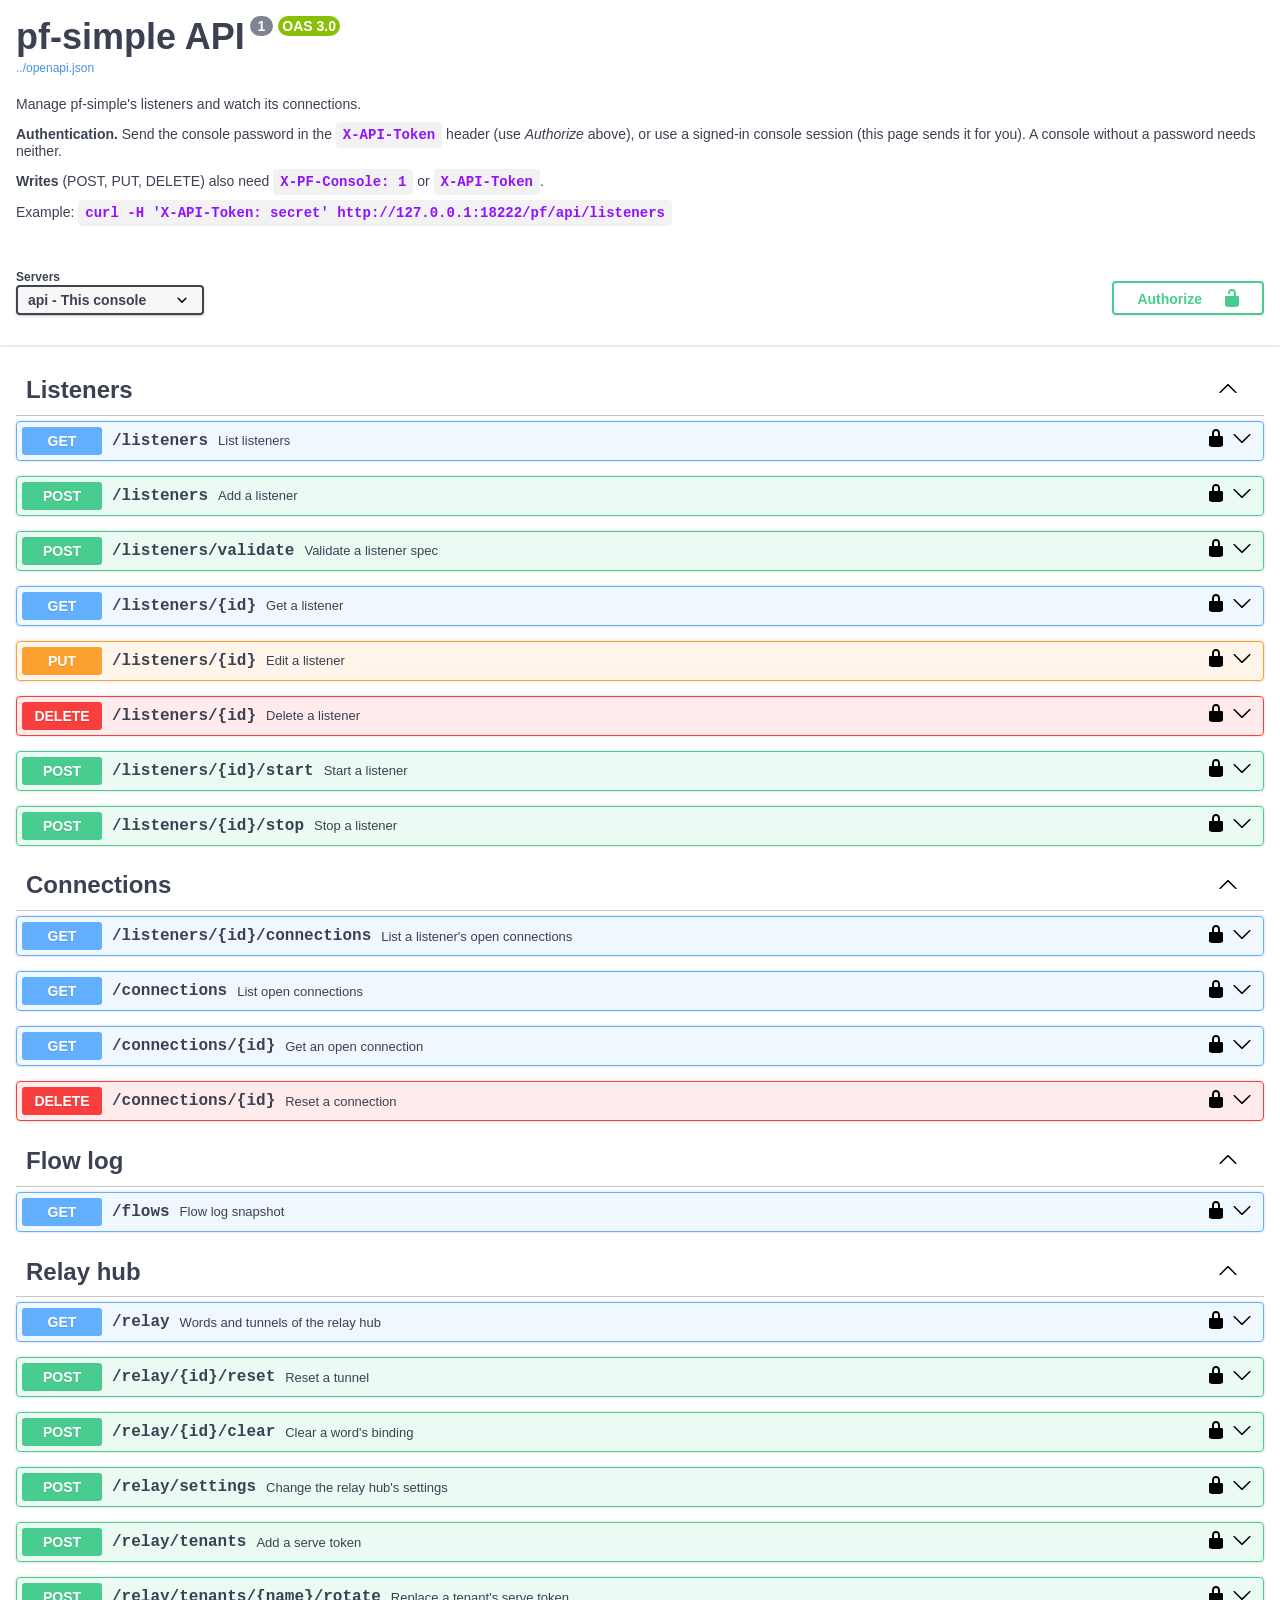
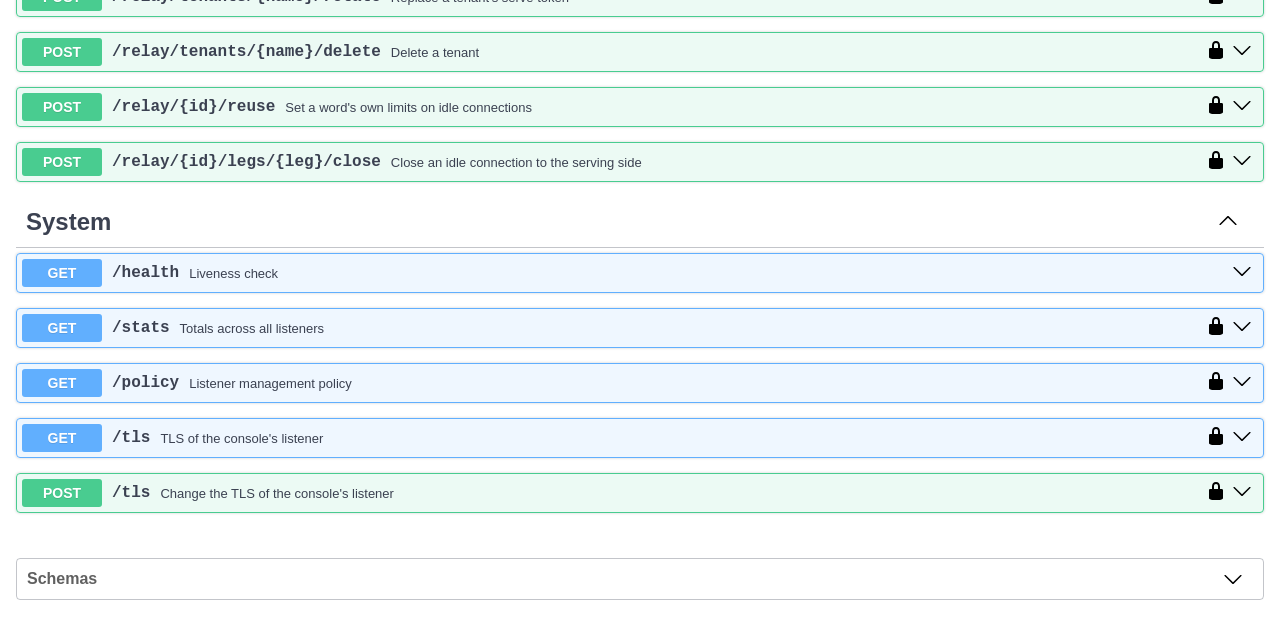
<file: console/swagger/index.html>
<!doctype html>
<html lang="en">
<head>
<meta charset="utf-8">
<meta name="viewport" content="width=device-width, initial-scale=1">
<title>pf-simple API</title>
<link rel="icon" href="../logo.svg" type="image/svg+xml">
<link rel="stylesheet" href="swagger-ui.css">
<link rel="stylesheet" href="pf.css">
<script src="swagger-ui-bundle.js" defer></script>
<script src="init.js" defer></script>
</head>
<body>
<div id="swagger-ui"></div>
</body>
</html>
</file>
<file: console/swagger/pf.css>
/* Fits Swagger UI into the console's API tab. */
body { margin: 0; background: #fff; }
.swagger-ui .information-container { padding-top: 8px; }
.swagger-ui .info { margin: 16px 0; }
.swagger-ui .wrapper { padding: 0 16px; }
</file>
<file: console/swagger/swagger-ui.css>
.swagger-ui{color:#3b4151;font-family:sans-serif/*! normalize.css v7.0.0 | MIT License | github.com/necolas/normalize.css */}.swagger-ui html{line-height:1.15;-ms-text-size-adjust:100%;-webkit-text-size-adjust:100%}.swagger-ui body{margin:0}.swagger-ui article,.swagger-ui aside,.swagger-ui footer,.swagger-ui header,.swagger-ui nav,.swagger-ui section{display:block}.swagger-ui h1{font-size:2em;margin:.67em 0}.swagger-ui figcaption,.swagger-ui figure,.swagger-ui main{display:block}.swagger-ui figure{margin:1em 40px}.swagger-ui hr{box-sizing:content-box;height:0;overflow:visible}.swagger-ui pre{font-family:monospace,monospace;font-size:1em}.swagger-ui a{background-color:transparent;-webkit-text-decoration-skip:objects}.swagger-ui abbr[title]{border-bottom:none;text-decoration:underline;-webkit-text-decoration:underline dotted;text-decoration:underline dotted}.swagger-ui b,.swagger-ui strong{font-weight:inherit;font-weight:bolder}.swagger-ui code,.swagger-ui kbd,.swagger-ui samp{font-family:monospace,monospace;font-size:1em}.swagger-ui dfn{font-style:italic}.swagger-ui mark{background-color:#ff0;color:#000}.swagger-ui small{font-size:80%}.swagger-ui sub,.swagger-ui sup{font-size:75%;line-height:0;position:relative;vertical-align:baseline}.swagger-ui sub{bottom:-.25em}.swagger-ui sup{top:-.5em}.swagger-ui audio,.swagger-ui video{display:inline-block}.swagger-ui audio:not([controls]){display:none;height:0}.swagger-ui img{border-style:none}.swagger-ui svg:not(:root){overflow:hidden}.swagger-ui button,.swagger-ui input,.swagger-ui optgroup,.swagger-ui select,.swagger-ui textarea{font-family:sans-serif;font-size:100%;line-height:1.15;margin:0}.swagger-ui button,.swagger-ui input{overflow:visible}.swagger-ui button,.swagger-ui select{text-transform:none}.swagger-ui [type=reset],.swagger-ui [type=submit],.swagger-ui button,.swagger-ui html [type=button]{-webkit-appearance:button}.swagger-ui [type=button]::-moz-focus-inner,.swagger-ui [type=reset]::-moz-focus-inner,.swagger-ui [type=submit]::-moz-focus-inner,.swagger-ui button::-moz-focus-inner{border-style:none;padding:0}.swagger-ui [type=button]:-moz-focusring,.swagger-ui [type=reset]:-moz-focusring,.swagger-ui [type=submit]:-moz-focusring,.swagger-ui button:-moz-focusring{outline:1px dotted ButtonText}.swagger-ui fieldset{padding:.35em .75em .625em}.swagger-ui legend{box-sizing:border-box;color:inherit;display:table;max-width:100%;padding:0;white-space:normal}.swagger-ui progress{display:inline-block;vertical-align:baseline}.swagger-ui textarea{overflow:auto}.swagger-ui [type=checkbox],.swagger-ui [type=radio]{box-sizing:border-box;padding:0}.swagger-ui [type=number]::-webkit-inner-spin-button,.swagger-ui [type=number]::-webkit-outer-spin-button{height:auto}.swagger-ui [type=search]{-webkit-appearance:textfield;outline-offset:-2px}.swagger-ui [type=search]::-webkit-search-cancel-button,.swagger-ui [type=search]::-webkit-search-decoration{-webkit-appearance:none}.swagger-ui ::-webkit-file-upload-button{-webkit-appearance:button;font:inherit}.swagger-ui details,.swagger-ui menu{display:block}.swagger-ui summary{display:list-item}.swagger-ui canvas{display:inline-block}.swagger-ui [hidden],.swagger-ui template{display:none}.swagger-ui .debug *{outline:1px solid gold}.swagger-ui .debug-white *{outline:1px solid #fff}.swagger-ui .debug-black *{outline:1px solid #000}.swagger-ui .debug-grid{background:transparent url([data-uri]) repeat 0 0}.swagger-ui .debug-grid-16{background:transparent url([data-uri]) repeat 0 0}.swagger-ui .debug-grid-8-solid{background:#fff url([data-uri]) repeat 0 0}.swagger-ui .debug-grid-16-solid{background:#fff url([data-uri]) repeat 0 0}.swagger-ui .border-box,.swagger-ui a,.swagger-ui article,.swagger-ui body,.swagger-ui code,.swagger-ui dd,.swagger-ui div,.swagger-ui dl,.swagger-ui dt,.swagger-ui fieldset,.swagger-ui footer,.swagger-ui form,.swagger-ui h1,.swagger-ui h2,.swagger-ui h3,.swagger-ui h4,.swagger-ui h5,.swagger-ui h6,.swagger-ui header,.swagger-ui html,.swagger-ui input[type=email],.swagger-ui input[type=number],.swagger-ui input[type=password],.swagger-ui input[type=tel],.swagger-ui input[type=text],.swagger-ui input[type=url],.swagger-ui legend,.swagger-ui li,.swagger-ui main,.swagger-ui ol,.swagger-ui p,.swagger-ui pre,.swagger-ui section,.swagger-ui table,.swagger-ui td,.swagger-ui textarea,.swagger-ui th,.swagger-ui tr,.swagger-ui ul{box-sizing:border-box}.swagger-ui .aspect-ratio{height:0;position:relative}.swagger-ui .aspect-ratio--16x9{padding-bottom:56.25%}.swagger-ui .aspect-ratio--9x16{padding-bottom:177.77%}.swagger-ui .aspect-ratio--4x3{padding-bottom:75%}.swagger-ui .aspect-ratio--3x4{padding-bottom:133.33%}.swagger-ui .aspect-ratio--6x4{padding-bottom:66.6%}.swagger-ui .aspect-ratio--4x6{padding-bottom:150%}.swagger-ui .aspect-ratio--8x5{padding-bottom:62.5%}.swagger-ui .aspect-ratio--5x8{padding-bottom:160%}.swagger-ui .aspect-ratio--7x5{padding-bottom:71.42%}.swagger-ui .aspect-ratio--5x7{padding-bottom:140%}.swagger-ui .aspect-ratio--1x1{padding-bottom:100%}.swagger-ui .aspect-ratio--object{bottom:0;height:100%;left:0;position:absolute;right:0;top:0;width:100%;z-index:100}@media screen and (min-width:30em){.swagger-ui .aspect-ratio-ns{height:0;position:relative}.swagger-ui .aspect-ratio--16x9-ns{padding-bottom:56.25%}.swagger-ui .aspect-ratio--9x16-ns{padding-bottom:177.77%}.swagger-ui .aspect-ratio--4x3-ns{padding-bottom:75%}.swagger-ui .aspect-ratio--3x4-ns{padding-bottom:133.33%}.swagger-ui .aspect-ratio--6x4-ns{padding-bottom:66.6%}.swagger-ui .aspect-ratio--4x6-ns{padding-bottom:150%}.swagger-ui .aspect-ratio--8x5-ns{padding-bottom:62.5%}.swagger-ui .aspect-ratio--5x8-ns{padding-bottom:160%}.swagger-ui .aspect-ratio--7x5-ns{padding-bottom:71.42%}.swagger-ui .aspect-ratio--5x7-ns{padding-bottom:140%}.swagger-ui .aspect-ratio--1x1-ns{padding-bottom:100%}.swagger-ui .aspect-ratio--object-ns{bottom:0;height:100%;left:0;position:absolute;right:0;top:0;width:100%;z-index:100}}@media screen and (min-width:30em)and (max-width:60em){.swagger-ui .aspect-ratio-m{height:0;position:relative}.swagger-ui .aspect-ratio--16x9-m{padding-bottom:56.25%}.swagger-ui .aspect-ratio--9x16-m{padding-bottom:177.77%}.swagger-ui .aspect-ratio--4x3-m{padding-bottom:75%}.swagger-ui .aspect-ratio--3x4-m{padding-bottom:133.33%}.swagger-ui .aspect-ratio--6x4-m{padding-bottom:66.6%}.swagger-ui .aspect-ratio--4x6-m{padding-bottom:150%}.swagger-ui .aspect-ratio--8x5-m{padding-bottom:62.5%}.swagger-ui .aspect-ratio--5x8-m{padding-bottom:160%}.swagger-ui .aspect-ratio--7x5-m{padding-bottom:71.42%}.swagger-ui .aspect-ratio--5x7-m{padding-bottom:140%}.swagger-ui .aspect-ratio--1x1-m{padding-bottom:100%}.swagger-ui .aspect-ratio--object-m{bottom:0;height:100%;left:0;position:absolute;right:0;top:0;width:100%;z-index:100}}@media screen and (min-width:60em){.swagger-ui .aspect-ratio-l{height:0;position:relative}.swagger-ui .aspect-ratio--16x9-l{padding-bottom:56.25%}.swagger-ui .aspect-ratio--9x16-l{padding-bottom:177.77%}.swagger-ui .aspect-ratio--4x3-l{padding-bottom:75%}.swagger-ui .aspect-ratio--3x4-l{padding-bottom:133.33%}.swagger-ui .aspect-ratio--6x4-l{padding-bottom:66.6%}.swagger-ui .aspect-ratio--4x6-l{padding-bottom:150%}.swagger-ui .aspect-ratio--8x5-l{padding-bottom:62.5%}.swagger-ui .aspect-ratio--5x8-l{padding-bottom:160%}.swagger-ui .aspect-ratio--7x5-l{padding-bottom:71.42%}.swagger-ui .aspect-ratio--5x7-l{padding-bottom:140%}.swagger-ui .aspect-ratio--1x1-l{padding-bottom:100%}.swagger-ui .aspect-ratio--object-l{bottom:0;height:100%;left:0;position:absolute;right:0;top:0;width:100%;z-index:100}}.swagger-ui img{max-width:100%}.swagger-ui .cover{background-size:cover!important}.swagger-ui .contain{background-size:contain!important}@media screen and (min-width:30em){.swagger-ui .cover-ns{background-size:cover!important}.swagger-ui .contain-ns{background-size:contain!important}}@media screen and (min-width:30em)and (max-width:60em){.swagger-ui .cover-m{background-size:cover!important}.swagger-ui .contain-m{background-size:contain!important}}@media screen and (min-width:60em){.swagger-ui .cover-l{background-size:cover!important}.swagger-ui .contain-l{background-size:contain!important}}.swagger-ui .bg-center{background-position:50%;background-repeat:no-repeat}.swagger-ui .bg-top{background-position:top;background-repeat:no-repeat}.swagger-ui .bg-right{background-position:100%;background-repeat:no-repeat}.swagger-ui .bg-bottom{background-position:bottom;background-repeat:no-repeat}.swagger-ui .bg-left{background-position:0;background-repeat:no-repeat}@media screen and (min-width:30em){.swagger-ui .bg-center-ns{background-position:50%;background-repeat:no-repeat}.swagger-ui .bg-top-ns{background-position:top;background-repeat:no-repeat}.swagger-ui .bg-right-ns{background-position:100%;background-repeat:no-repeat}.swagger-ui .bg-bottom-ns{background-position:bottom;background-repeat:no-repeat}.swagger-ui .bg-left-ns{background-position:0;background-repeat:no-repeat}}@media screen and (min-width:30em)and (max-width:60em){.swagger-ui .bg-center-m{background-position:50%;background-repeat:no-repeat}.swagger-ui .bg-top-m{background-position:top;background-repeat:no-repeat}.swagger-ui .bg-right-m{background-position:100%;background-repeat:no-repeat}.swagger-ui .bg-bottom-m{background-position:bottom;background-repeat:no-repeat}.swagger-ui .bg-left-m{background-position:0;background-repeat:no-repeat}}@media screen and (min-width:60em){.swagger-ui .bg-center-l{background-position:50%;background-repeat:no-repeat}.swagger-ui .bg-top-l{background-position:top;background-repeat:no-repeat}.swagger-ui .bg-right-l{background-position:100%;background-repeat:no-repeat}.swagger-ui .bg-bottom-l{background-position:bottom;background-repeat:no-repeat}.swagger-ui .bg-left-l{background-position:0;background-repeat:no-repeat}}.swagger-ui .outline{outline:1px solid}.swagger-ui .outline-transparent{outline:1px solid transparent}.swagger-ui .outline-0{outline:0}@media screen and (min-width:30em){.swagger-ui .outline-ns{outline:1px solid}.swagger-ui .outline-transparent-ns{outline:1px solid transparent}.swagger-ui .outline-0-ns{outline:0}}@media screen and (min-width:30em)and (max-width:60em){.swagger-ui .outline-m{outline:1px solid}.swagger-ui .outline-transparent-m{outline:1px solid transparent}.swagger-ui .outline-0-m{outline:0}}@media screen and (min-width:60em){.swagger-ui .outline-l{outline:1px solid}.swagger-ui .outline-transparent-l{outline:1px solid transparent}.swagger-ui .outline-0-l{outline:0}}.swagger-ui .ba{border-style:solid;border-width:1px}.swagger-ui .bt{border-top-style:solid;border-top-width:1px}.swagger-ui .br{border-right-style:solid;border-right-width:1px}.swagger-ui .bb{border-bottom-style:solid;border-bottom-width:1px}.swagger-ui .bl{border-left-style:solid;border-left-width:1px}.swagger-ui .bn{border-style:none;border-width:0}@media screen and (min-width:30em){.swagger-ui .ba-ns{border-style:solid;border-width:1px}.swagger-ui .bt-ns{border-top-style:solid;border-top-width:1px}.swagger-ui .br-ns{border-right-style:solid;border-right-width:1px}.swagger-ui .bb-ns{border-bottom-style:solid;border-bottom-width:1px}.swagger-ui .bl-ns{border-left-style:solid;border-left-width:1px}.swagger-ui .bn-ns{border-style:none;border-width:0}}@media screen and (min-width:30em)and (max-width:60em){.swagger-ui .ba-m{border-style:solid;border-width:1px}.swagger-ui .bt-m{border-top-style:solid;border-top-width:1px}.swagger-ui .br-m{border-right-style:solid;border-right-width:1px}.swagger-ui .bb-m{border-bottom-style:solid;border-bottom-width:1px}.swagger-ui .bl-m{border-left-style:solid;border-left-width:1px}.swagger-ui .bn-m{border-style:none;border-width:0}}@media screen and (min-width:60em){.swagger-ui .ba-l{border-style:solid;border-width:1px}.swagger-ui .bt-l{border-top-style:solid;border-top-width:1px}.swagger-ui .br-l{border-right-style:solid;border-right-width:1px}.swagger-ui .bb-l{border-bottom-style:solid;border-bottom-width:1px}.swagger-ui .bl-l{border-left-style:solid;border-left-width:1px}.swagger-ui .bn-l{border-style:none;border-width:0}}.swagger-ui .b--black{border-color:#000}.swagger-ui .b--near-black{border-color:#111}.swagger-ui .b--dark-gray{border-color:#333}.swagger-ui .b--mid-gray{border-color:#555}.swagger-ui .b--gray{border-color:#777}.swagger-ui .b--silver{border-color:#999}.swagger-ui .b--light-silver{border-color:#aaa}.swagger-ui .b--moon-gray{border-color:#ccc}.swagger-ui .b--light-gray{border-color:#eee}.swagger-ui .b--near-white{border-color:#f4f4f4}.swagger-ui .b--white{border-color:#fff}.swagger-ui .b--white-90{border-color:hsla(0,0%,100%,.9)}.swagger-ui .b--white-80{border-color:hsla(0,0%,100%,.8)}.swagger-ui .b--white-70{border-color:hsla(0,0%,100%,.7)}.swagger-ui .b--white-60{border-color:hsla(0,0%,100%,.6)}.swagger-ui .b--white-50{border-color:hsla(0,0%,100%,.5)}.swagger-ui .b--white-40{border-color:hsla(0,0%,100%,.4)}.swagger-ui .b--white-30{border-color:hsla(0,0%,100%,.3)}.swagger-ui .b--white-20{border-color:hsla(0,0%,100%,.2)}.swagger-ui .b--white-10{border-color:hsla(0,0%,100%,.1)}.swagger-ui .b--white-05{border-color:hsla(0,0%,100%,.05)}.swagger-ui .b--white-025{border-color:hsla(0,0%,100%,.025)}.swagger-ui .b--white-0125{border-color:hsla(0,0%,100%,.013)}.swagger-ui .b--black-90{border-color:rgba(0,0,0,.9)}.swagger-ui .b--black-80{border-color:rgba(0,0,0,.8)}.swagger-ui .b--black-70{border-color:rgba(0,0,0,.7)}.swagger-ui .b--black-60{border-color:rgba(0,0,0,.6)}.swagger-ui .b--black-50{border-color:rgba(0,0,0,.5)}.swagger-ui .b--black-40{border-color:rgba(0,0,0,.4)}.swagger-ui .b--black-30{border-color:rgba(0,0,0,.3)}.swagger-ui .b--black-20{border-color:rgba(0,0,0,.2)}.swagger-ui .b--black-10{border-color:rgba(0,0,0,.1)}.swagger-ui .b--black-05{border-color:rgba(0,0,0,.05)}.swagger-ui .b--black-025{border-color:rgba(0,0,0,.025)}.swagger-ui .b--black-0125{border-color:rgba(0,0,0,.013)}.swagger-ui .b--dark-red{border-color:#e7040f}.swagger-ui .b--red{border-color:#ff4136}.swagger-ui .b--light-red{border-color:#ff725c}.swagger-ui .b--orange{border-color:#ff6300}.swagger-ui .b--gold{border-color:#ffb700}.swagger-ui .b--yellow{border-color:gold}.swagger-ui .b--light-yellow{border-color:#fbf1a9}.swagger-ui .b--purple{border-color:#5e2ca5}.swagger-ui .b--light-purple{border-color:#a463f2}.swagger-ui .b--dark-pink{border-color:#d5008f}.swagger-ui .b--hot-pink{border-color:#ff41b4}.swagger-ui .b--pink{border-color:#ff80cc}.swagger-ui .b--light-pink{border-color:#ffa3d7}.swagger-ui .b--dark-green{border-color:#137752}.swagger-ui .b--green{border-color:#19a974}.swagger-ui .b--light-green{border-color:#9eebcf}.swagger-ui .b--navy{border-color:#001b44}.swagger-ui .b--dark-blue{border-color:#00449e}.swagger-ui .b--blue{border-color:#357edd}.swagger-ui .b--light-blue{border-color:#96ccff}.swagger-ui .b--lightest-blue{border-color:#cdecff}.swagger-ui .b--washed-blue{border-color:#f6fffe}.swagger-ui .b--washed-green{border-color:#e8fdf5}.swagger-ui .b--washed-yellow{border-color:#fffceb}.swagger-ui .b--washed-red{border-color:#ffdfdf}.swagger-ui .b--transparent{border-color:transparent}.swagger-ui .b--inherit{border-color:inherit}.swagger-ui .br0{border-radius:0}.swagger-ui .br1{border-radius:.125rem}.swagger-ui .br2{border-radius:.25rem}.swagger-ui .br3{border-radius:.5rem}.swagger-ui .br4{border-radius:1rem}.swagger-ui .br-100{border-radius:100%}.swagger-ui .br-pill{border-radius:9999px}.swagger-ui .br--bottom{border-top-left-radius:0;border-top-right-radius:0}.swagger-ui .br--top{border-bottom-left-radius:0;border-bottom-right-radius:0}.swagger-ui .br--right{border-bottom-left-radius:0;border-top-left-radius:0}.swagger-ui .br--left{border-bottom-right-radius:0;border-top-right-radius:0}@media screen and (min-width:30em){.swagger-ui .br0-ns{border-radius:0}.swagger-ui .br1-ns{border-radius:.125rem}.swagger-ui .br2-ns{border-radius:.25rem}.swagger-ui .br3-ns{border-radius:.5rem}.swagger-ui .br4-ns{border-radius:1rem}.swagger-ui .br-100-ns{border-radius:100%}.swagger-ui .br-pill-ns{border-radius:9999px}.swagger-ui .br--bottom-ns{border-top-left-radius:0;border-top-right-radius:0}.swagger-ui .br--top-ns{border-bottom-left-radius:0;border-bottom-right-radius:0}.swagger-ui .br--right-ns{border-bottom-left-radius:0;border-top-left-radius:0}.swagger-ui .br--left-ns{border-bottom-right-radius:0;border-top-right-radius:0}}@media screen and (min-width:30em)and (max-width:60em){.swagger-ui .br0-m{border-radius:0}.swagger-ui .br1-m{border-radius:.125rem}.swagger-ui .br2-m{border-radius:.25rem}.swagger-ui .br3-m{border-radius:.5rem}.swagger-ui .br4-m{border-radius:1rem}.swagger-ui .br-100-m{border-radius:100%}.swagger-ui .br-pill-m{border-radius:9999px}.swagger-ui .br--bottom-m{border-top-left-radius:0;border-top-right-radius:0}.swagger-ui .br--top-m{border-bottom-left-radius:0;border-bottom-right-radius:0}.swagger-ui .br--right-m{border-bottom-left-radius:0;border-top-left-radius:0}.swagger-ui .br--left-m{border-bottom-right-radius:0;border-top-right-radius:0}}@media screen and (min-width:60em){.swagger-ui .br0-l{border-radius:0}.swagger-ui .br1-l{border-radius:.125rem}.swagger-ui .br2-l{border-radius:.25rem}.swagger-ui .br3-l{border-radius:.5rem}.swagger-ui .br4-l{border-radius:1rem}.swagger-ui .br-100-l{border-radius:100%}.swagger-ui .br-pill-l{border-radius:9999px}.swagger-ui .br--bottom-l{border-top-left-radius:0;border-top-right-radius:0}.swagger-ui .br--top-l{border-bottom-left-radius:0;border-bottom-right-radius:0}.swagger-ui .br--right-l{border-bottom-left-radius:0;border-top-left-radius:0}.swagger-ui .br--left-l{border-bottom-right-radius:0;border-top-right-radius:0}}.swagger-ui .b--dotted{border-style:dotted}.swagger-ui .b--dashed{border-style:dashed}.swagger-ui .b--solid{border-style:solid}.swagger-ui .b--none{border-style:none}@media screen and (min-width:30em){.swagger-ui .b--dotted-ns{border-style:dotted}.swagger-ui .b--dashed-ns{border-style:dashed}.swagger-ui .b--solid-ns{border-style:solid}.swagger-ui .b--none-ns{border-style:none}}@media screen and (min-width:30em)and (max-width:60em){.swagger-ui .b--dotted-m{border-style:dotted}.swagger-ui .b--dashed-m{border-style:dashed}.swagger-ui .b--solid-m{border-style:solid}.swagger-ui .b--none-m{border-style:none}}@media screen and (min-width:60em){.swagger-ui .b--dotted-l{border-style:dotted}.swagger-ui .b--dashed-l{border-style:dashed}.swagger-ui .b--solid-l{border-style:solid}.swagger-ui .b--none-l{border-style:none}}.swagger-ui .bw0{border-width:0}.swagger-ui .bw1{border-width:.125rem}.swagger-ui .bw2{border-width:.25rem}.swagger-ui .bw3{border-width:.5rem}.swagger-ui .bw4{border-width:1rem}.swagger-ui .bw5{border-width:2rem}.swagger-ui .bt-0{border-top-width:0}.swagger-ui .br-0{border-right-width:0}.swagger-ui .bb-0{border-bottom-width:0}.swagger-ui .bl-0{border-left-width:0}@media screen and (min-width:30em){.swagger-ui .bw0-ns{border-width:0}.swagger-ui .bw1-ns{border-width:.125rem}.swagger-ui .bw2-ns{border-width:.25rem}.swagger-ui .bw3-ns{border-width:.5rem}.swagger-ui .bw4-ns{border-width:1rem}.swagger-ui .bw5-ns{border-width:2rem}.swagger-ui .bt-0-ns{border-top-width:0}.swagger-ui .br-0-ns{border-right-width:0}.swagger-ui .bb-0-ns{border-bottom-width:0}.swagger-ui .bl-0-ns{border-left-width:0}}@media screen and (min-width:30em)and (max-width:60em){.swagger-ui .bw0-m{border-width:0}.swagger-ui .bw1-m{border-width:.125rem}.swagger-ui .bw2-m{border-width:.25rem}.swagger-ui .bw3-m{border-width:.5rem}.swagger-ui .bw4-m{border-width:1rem}.swagger-ui .bw5-m{border-width:2rem}.swagger-ui .bt-0-m{border-top-width:0}.swagger-ui .br-0-m{border-right-width:0}.swagger-ui .bb-0-m{border-bottom-width:0}.swagger-ui .bl-0-m{border-left-width:0}}@media screen and (min-width:60em){.swagger-ui .bw0-l{border-width:0}.swagger-ui .bw1-l{border-width:.125rem}.swagger-ui .bw2-l{border-width:.25rem}.swagger-ui .bw3-l{border-width:.5rem}.swagger-ui .bw4-l{border-width:1rem}.swagger-ui .bw5-l{border-width:2rem}.swagger-ui .bt-0-l{border-top-width:0}.swagger-ui .br-0-l{border-right-width:0}.swagger-ui .bb-0-l{border-bottom-width:0}.swagger-ui .bl-0-l{border-left-width:0}}.swagger-ui .shadow-1{box-shadow:0 0 4px 2px rgba(0,0,0,.2)}.swagger-ui .shadow-2{box-shadow:0 0 8px 2px rgba(0,0,0,.2)}.swagger-ui .shadow-3{box-shadow:2px 2px 4px 2px rgba(0,0,0,.2)}.swagger-ui .shadow-4{box-shadow:2px 2px 8px 0 rgba(0,0,0,.2)}.swagger-ui .shadow-5{box-shadow:4px 4px 8px 0 rgba(0,0,0,.2)}@media screen and (min-width:30em){.swagger-ui .shadow-1-ns{box-shadow:0 0 4px 2px rgba(0,0,0,.2)}.swagger-ui .shadow-2-ns{box-shadow:0 0 8px 2px rgba(0,0,0,.2)}.swagger-ui .shadow-3-ns{box-shadow:2px 2px 4px 2px rgba(0,0,0,.2)}.swagger-ui .shadow-4-ns{box-shadow:2px 2px 8px 0 rgba(0,0,0,.2)}.swagger-ui .shadow-5-ns{box-shadow:4px 4px 8px 0 rgba(0,0,0,.2)}}@media screen and (min-width:30em)and (max-width:60em){.swagger-ui .shadow-1-m{box-shadow:0 0 4px 2px rgba(0,0,0,.2)}.swagger-ui .shadow-2-m{box-shadow:0 0 8px 2px rgba(0,0,0,.2)}.swagger-ui .shadow-3-m{box-shadow:2px 2px 4px 2px rgba(0,0,0,.2)}.swagger-ui .shadow-4-m{box-shadow:2px 2px 8px 0 rgba(0,0,0,.2)}.swagger-ui .shadow-5-m{box-shadow:4px 4px 8px 0 rgba(0,0,0,.2)}}@media screen and (min-width:60em){.swagger-ui .shadow-1-l{box-shadow:0 0 4px 2px rgba(0,0,0,.2)}.swagger-ui .shadow-2-l{box-shadow:0 0 8px 2px rgba(0,0,0,.2)}.swagger-ui .shadow-3-l{box-shadow:2px 2px 4px 2px rgba(0,0,0,.2)}.swagger-ui .shadow-4-l{box-shadow:2px 2px 8px 0 rgba(0,0,0,.2)}.swagger-ui .shadow-5-l{box-shadow:4px 4px 8px 0 rgba(0,0,0,.2)}}.swagger-ui .pre{overflow-x:auto;overflow-y:hidden;overflow:scroll}.swagger-ui .top-0{top:0}.swagger-ui .right-0{right:0}.swagger-ui .bottom-0{bottom:0}.swagger-ui .left-0{left:0}.swagger-ui .top-1{top:1rem}.swagger-ui .right-1{right:1rem}.swagger-ui .bottom-1{bottom:1rem}.swagger-ui .left-1{left:1rem}.swagger-ui .top-2{top:2rem}.swagger-ui .right-2{right:2rem}.swagger-ui .bottom-2{bottom:2rem}.swagger-ui .left-2{left:2rem}.swagger-ui .top--1{top:-1rem}.swagger-ui .right--1{right:-1rem}.swagger-ui .bottom--1{bottom:-1rem}.swagger-ui .left--1{left:-1rem}.swagger-ui .top--2{top:-2rem}.swagger-ui .right--2{right:-2rem}.swagger-ui .bottom--2{bottom:-2rem}.swagger-ui .left--2{left:-2rem}.swagger-ui .absolute--fill{bottom:0;left:0;right:0;top:0}@media screen and (min-width:30em){.swagger-ui .top-0-ns{top:0}.swagger-ui .left-0-ns{left:0}.swagger-ui .right-0-ns{right:0}.swagger-ui .bottom-0-ns{bottom:0}.swagger-ui .top-1-ns{top:1rem}.swagger-ui .left-1-ns{left:1rem}.swagger-ui .right-1-ns{right:1rem}.swagger-ui .bottom-1-ns{bottom:1rem}.swagger-ui .top-2-ns{top:2rem}.swagger-ui .left-2-ns{left:2rem}.swagger-ui .right-2-ns{right:2rem}.swagger-ui .bottom-2-ns{bottom:2rem}.swagger-ui .top--1-ns{top:-1rem}.swagger-ui .right--1-ns{right:-1rem}.swagger-ui .bottom--1-ns{bottom:-1rem}.swagger-ui .left--1-ns{left:-1rem}.swagger-ui .top--2-ns{top:-2rem}.swagger-ui .right--2-ns{right:-2rem}.swagger-ui .bottom--2-ns{bottom:-2rem}.swagger-ui .left--2-ns{left:-2rem}.swagger-ui .absolute--fill-ns{bottom:0;left:0;right:0;top:0}}@media screen and (min-width:30em)and (max-width:60em){.swagger-ui .top-0-m{top:0}.swagger-ui .left-0-m{left:0}.swagger-ui .right-0-m{right:0}.swagger-ui .bottom-0-m{bottom:0}.swagger-ui .top-1-m{top:1rem}.swagger-ui .left-1-m{left:1rem}.swagger-ui .right-1-m{right:1rem}.swagger-ui .bottom-1-m{bottom:1rem}.swagger-ui .top-2-m{top:2rem}.swagger-ui .left-2-m{left:2rem}.swagger-ui .right-2-m{right:2rem}.swagger-ui .bottom-2-m{bottom:2rem}.swagger-ui .top--1-m{top:-1rem}.swagger-ui .right--1-m{right:-1rem}.swagger-ui .bottom--1-m{bottom:-1rem}.swagger-ui .left--1-m{left:-1rem}.swagger-ui .top--2-m{top:-2rem}.swagger-ui .right--2-m{right:-2rem}.swagger-ui .bottom--2-m{bottom:-2rem}.swagger-ui .left--2-m{left:-2rem}.swagger-ui .absolute--fill-m{bottom:0;left:0;right:0;top:0}}@media screen and (min-width:60em){.swagger-ui .top-0-l{top:0}.swagger-ui .left-0-l{left:0}.swagger-ui .right-0-l{right:0}.swagger-ui .bottom-0-l{bottom:0}.swagger-ui .top-1-l{top:1rem}.swagger-ui .left-1-l{left:1rem}.swagger-ui .right-1-l{right:1rem}.swagger-ui .bottom-1-l{bottom:1rem}.swagger-ui .top-2-l{top:2rem}.swagger-ui .left-2-l{left:2rem}.swagger-ui .right-2-l{right:2rem}.swagger-ui .bottom-2-l{bottom:2rem}.swagger-ui .top--1-l{top:-1rem}.swagger-ui .right--1-l{right:-1rem}.swagger-ui .bottom--1-l{bottom:-1rem}.swagger-ui .left--1-l{left:-1rem}.swagger-ui .top--2-l{top:-2rem}.swagger-ui .right--2-l{right:-2rem}.swagger-ui .bottom--2-l{bottom:-2rem}.swagger-ui .left--2-l{left:-2rem}.swagger-ui .absolute--fill-l{bottom:0;left:0;right:0;top:0}}.swagger-ui .cf:after,.swagger-ui .cf:before{content:" ";display:table}.swagger-ui .cf:after{clear:both}.swagger-ui .cf{zoom:1}.swagger-ui .cl{clear:left}.swagger-ui .cr{clear:right}.swagger-ui .cb{clear:both}.swagger-ui .cn{clear:none}@media screen and (min-width:30em){.swagger-ui .cl-ns{clear:left}.swagger-ui .cr-ns{clear:right}.swagger-ui .cb-ns{clear:both}.swagger-ui .cn-ns{clear:none}}@media screen and (min-width:30em)and (max-width:60em){.swagger-ui .cl-m{clear:left}.swagger-ui .cr-m{clear:right}.swagger-ui .cb-m{clear:both}.swagger-ui .cn-m{clear:none}}@media screen and (min-width:60em){.swagger-ui .cl-l{clear:left}.swagger-ui .cr-l{clear:right}.swagger-ui .cb-l{clear:both}.swagger-ui .cn-l{clear:none}}.swagger-ui .flex{display:flex}.swagger-ui .inline-flex{display:inline-flex}.swagger-ui .flex-auto{flex:1 1 auto;min-height:0;min-width:0}.swagger-ui .flex-none{flex:none}.swagger-ui .flex-column{flex-direction:column}.swagger-ui .flex-row{flex-direction:row}.swagger-ui .flex-wrap{flex-wrap:wrap}.swagger-ui .flex-nowrap{flex-wrap:nowrap}.swagger-ui .flex-wrap-reverse{flex-wrap:wrap-reverse}.swagger-ui .flex-column-reverse{flex-direction:column-reverse}.swagger-ui .flex-row-reverse{flex-direction:row-reverse}.swagger-ui .items-start{align-items:flex-start}.swagger-ui .items-end{align-items:flex-end}.swagger-ui .items-center{align-items:center}.swagger-ui .items-baseline{align-items:baseline}.swagger-ui .items-stretch{align-items:stretch}.swagger-ui .self-start{align-self:flex-start}.swagger-ui .self-end{align-self:flex-end}.swagger-ui .self-center{align-self:center}.swagger-ui .self-baseline{align-self:baseline}.swagger-ui .self-stretch{align-self:stretch}.swagger-ui .justify-start{justify-content:flex-start}.swagger-ui .justify-end{justify-content:flex-end}.swagger-ui .justify-center{justify-content:center}.swagger-ui .justify-between{justify-content:space-between}.swagger-ui .justify-around{justify-content:space-around}.swagger-ui .content-start{align-content:flex-start}.swagger-ui .content-end{align-content:flex-end}.swagger-ui .content-center{align-content:center}.swagger-ui .content-between{align-content:space-between}.swagger-ui .content-around{align-content:space-around}.swagger-ui .content-stretch{align-content:stretch}.swagger-ui .order-0{order:0}.swagger-ui .order-1{order:1}.swagger-ui .order-2{order:2}.swagger-ui .order-3{order:3}.swagger-ui .order-4{order:4}.swagger-ui .order-5{order:5}.swagger-ui .order-6{order:6}.swagger-ui .order-7{order:7}.swagger-ui .order-8{order:8}.swagger-ui .order-last{order:99999}.swagger-ui .flex-grow-0{flex-grow:0}.swagger-ui .flex-grow-1{flex-grow:1}.swagger-ui .flex-shrink-0{flex-shrink:0}.swagger-ui .flex-shrink-1{flex-shrink:1}@media screen and (min-width:30em){.swagger-ui .flex-ns{display:flex}.swagger-ui .inline-flex-ns{display:inline-flex}.swagger-ui .flex-auto-ns{flex:1 1 auto;min-height:0;min-width:0}.swagger-ui .flex-none-ns{flex:none}.swagger-ui .flex-column-ns{flex-direction:column}.swagger-ui .flex-row-ns{flex-direction:row}.swagger-ui .flex-wrap-ns{flex-wrap:wrap}.swagger-ui .flex-nowrap-ns{flex-wrap:nowrap}.swagger-ui .flex-wrap-reverse-ns{flex-wrap:wrap-reverse}.swagger-ui .flex-column-reverse-ns{flex-direction:column-reverse}.swagger-ui .flex-row-reverse-ns{flex-direction:row-reverse}.swagger-ui .items-start-ns{align-items:flex-start}.swagger-ui .items-end-ns{align-items:flex-end}.swagger-ui .items-center-ns{align-items:center}.swagger-ui .items-baseline-ns{align-items:baseline}.swagger-ui .items-stretch-ns{align-items:stretch}.swagger-ui .self-start-ns{align-self:flex-start}.swagger-ui .self-end-ns{align-self:flex-end}.swagger-ui .self-center-ns{align-self:center}.swagger-ui .self-baseline-ns{align-self:baseline}.swagger-ui .self-stretch-ns{align-self:stretch}.swagger-ui .justify-start-ns{justify-content:flex-start}.swagger-ui .justify-end-ns{justify-content:flex-end}.swagger-ui .justify-center-ns{justify-content:center}.swagger-ui .justify-between-ns{justify-content:space-between}.swagger-ui .justify-around-ns{justify-content:space-around}.swagger-ui .content-start-ns{align-content:flex-start}.swagger-ui .content-end-ns{align-content:flex-end}.swagger-ui .content-center-ns{align-content:center}.swagger-ui .content-between-ns{align-content:space-between}.swagger-ui .content-around-ns{align-content:space-around}.swagger-ui .content-stretch-ns{align-content:stretch}.swagger-ui .order-0-ns{order:0}.swagger-ui .order-1-ns{order:1}.swagger-ui .order-2-ns{order:2}.swagger-ui .order-3-ns{order:3}.swagger-ui .order-4-ns{order:4}.swagger-ui .order-5-ns{order:5}.swagger-ui .order-6-ns{order:6}.swagger-ui .order-7-ns{order:7}.swagger-ui .order-8-ns{order:8}.swagger-ui .order-last-ns{order:99999}.swagger-ui .flex-grow-0-ns{flex-grow:0}.swagger-ui .flex-grow-1-ns{flex-grow:1}.swagger-ui .flex-shrink-0-ns{flex-shrink:0}.swagger-ui .flex-shrink-1-ns{flex-shrink:1}}@media screen and (min-width:30em)and (max-width:60em){.swagger-ui .flex-m{display:flex}.swagger-ui .inline-flex-m{display:inline-flex}.swagger-ui .flex-auto-m{flex:1 1 auto;min-height:0;min-width:0}.swagger-ui .flex-none-m{flex:none}.swagger-ui .flex-column-m{flex-direction:column}.swagger-ui .flex-row-m{flex-direction:row}.swagger-ui .flex-wrap-m{flex-wrap:wrap}.swagger-ui .flex-nowrap-m{flex-wrap:nowrap}.swagger-ui .flex-wrap-reverse-m{flex-wrap:wrap-reverse}.swagger-ui .flex-column-reverse-m{flex-direction:column-reverse}.swagger-ui .flex-row-reverse-m{flex-direction:row-reverse}.swagger-ui .items-start-m{align-items:flex-start}.swagger-ui .items-end-m{align-items:flex-end}.swagger-ui .items-center-m{align-items:center}.swagger-ui .items-baseline-m{align-items:baseline}.swagger-ui .items-stretch-m{align-items:stretch}.swagger-ui .self-start-m{align-self:flex-start}.swagger-ui .self-end-m{align-self:flex-end}.swagger-ui .self-center-m{align-self:center}.swagger-ui .self-baseline-m{align-self:baseline}.swagger-ui .self-stretch-m{align-self:stretch}.swagger-ui .justify-start-m{justify-content:flex-start}.swagger-ui .justify-end-m{justify-content:flex-end}.swagger-ui .justify-center-m{justify-content:center}.swagger-ui .justify-between-m{justify-content:space-between}.swagger-ui .justify-around-m{justify-content:space-around}.swagger-ui .content-start-m{align-content:flex-start}.swagger-ui .content-end-m{align-content:flex-end}.swagger-ui .content-center-m{align-content:center}.swagger-ui .content-between-m{align-content:space-between}.swagger-ui .content-around-m{align-content:space-around}.swagger-ui .content-stretch-m{align-content:stretch}.swagger-ui .order-0-m{order:0}.swagger-ui .order-1-m{order:1}.swagger-ui .order-2-m{order:2}.swagger-ui .order-3-m{order:3}.swagger-ui .order-4-m{order:4}.swagger-ui .order-5-m{order:5}.swagger-ui .order-6-m{order:6}.swagger-ui .order-7-m{order:7}.swagger-ui .order-8-m{order:8}.swagger-ui .order-last-m{order:99999}.swagger-ui .flex-grow-0-m{flex-grow:0}.swagger-ui .flex-grow-1-m{flex-grow:1}.swagger-ui .flex-shrink-0-m{flex-shrink:0}.swagger-ui .flex-shrink-1-m{flex-shrink:1}}@media screen and (min-width:60em){.swagger-ui .flex-l{display:flex}.swagger-ui .inline-flex-l{display:inline-flex}.swagger-ui .flex-auto-l{flex:1 1 auto;min-height:0;min-width:0}.swagger-ui .flex-none-l{flex:none}.swagger-ui .flex-column-l{flex-direction:column}.swagger-ui .flex-row-l{flex-direction:row}.swagger-ui .flex-wrap-l{flex-wrap:wrap}.swagger-ui .flex-nowrap-l{flex-wrap:nowrap}.swagger-ui .flex-wrap-reverse-l{flex-wrap:wrap-reverse}.swagger-ui .flex-column-reverse-l{flex-direction:column-reverse}.swagger-ui .flex-row-reverse-l{flex-direction:row-reverse}.swagger-ui .items-start-l{align-items:flex-start}.swagger-ui .items-end-l{align-items:flex-end}.swagger-ui .items-center-l{align-items:center}.swagger-ui .items-baseline-l{align-items:baseline}.swagger-ui .items-stretch-l{align-items:stretch}.swagger-ui .self-start-l{align-self:flex-start}.swagger-ui .self-end-l{align-self:flex-end}.swagger-ui .self-center-l{align-self:center}.swagger-ui .self-baseline-l{align-self:baseline}.swagger-ui .self-stretch-l{align-self:stretch}.swagger-ui .justify-start-l{justify-content:flex-start}.swagger-ui .justify-end-l{justify-content:flex-end}.swagger-ui .justify-center-l{justify-content:center}.swagger-ui .justify-between-l{justify-content:space-between}.swagger-ui .justify-around-l{justify-content:space-around}.swagger-ui .content-start-l{align-content:flex-start}.swagger-ui .content-end-l{align-content:flex-end}.swagger-ui .content-center-l{align-content:center}.swagger-ui .content-between-l{align-content:space-between}.swagger-ui .content-around-l{align-content:space-around}.swagger-ui .content-stretch-l{align-content:stretch}.swagger-ui .order-0-l{order:0}.swagger-ui .order-1-l{order:1}.swagger-ui .order-2-l{order:2}.swagger-ui .order-3-l{order:3}.swagger-ui .order-4-l{order:4}.swagger-ui .order-5-l{order:5}.swagger-ui .order-6-l{order:6}.swagger-ui .order-7-l{order:7}.swagger-ui .order-8-l{order:8}.swagger-ui .order-last-l{order:99999}.swagger-ui .flex-grow-0-l{flex-grow:0}.swagger-ui .flex-grow-1-l{flex-grow:1}.swagger-ui .flex-shrink-0-l{flex-shrink:0}.swagger-ui .flex-shrink-1-l{flex-shrink:1}}.swagger-ui .dn{display:none}.swagger-ui .di{display:inline}.swagger-ui .db{display:block}.swagger-ui .dib{display:inline-block}.swagger-ui .dit{display:inline-table}.swagger-ui .dt{display:table}.swagger-ui .dtc{display:table-cell}.swagger-ui .dt-row{display:table-row}.swagger-ui .dt-row-group{display:table-row-group}.swagger-ui .dt-column{display:table-column}.swagger-ui .dt-column-group{display:table-column-group}.swagger-ui .dt--fixed{table-layout:fixed;width:100%}@media screen and (min-width:30em){.swagger-ui .dn-ns{display:none}.swagger-ui .di-ns{display:inline}.swagger-ui .db-ns{display:block}.swagger-ui .dib-ns{display:inline-block}.swagger-ui .dit-ns{display:inline-table}.swagger-ui .dt-ns{display:table}.swagger-ui .dtc-ns{display:table-cell}.swagger-ui .dt-row-ns{display:table-row}.swagger-ui .dt-row-group-ns{display:table-row-group}.swagger-ui .dt-column-ns{display:table-column}.swagger-ui .dt-column-group-ns{display:table-column-group}.swagger-ui .dt--fixed-ns{table-layout:fixed;width:100%}}@media screen and (min-width:30em)and (max-width:60em){.swagger-ui .dn-m{display:none}.swagger-ui .di-m{display:inline}.swagger-ui .db-m{display:block}.swagger-ui .dib-m{display:inline-block}.swagger-ui .dit-m{display:inline-table}.swagger-ui .dt-m{display:table}.swagger-ui .dtc-m{display:table-cell}.swagger-ui .dt-row-m{display:table-row}.swagger-ui .dt-row-group-m{display:table-row-group}.swagger-ui .dt-column-m{display:table-column}.swagger-ui .dt-column-group-m{display:table-column-group}.swagger-ui .dt--fixed-m{table-layout:fixed;width:100%}}@media screen and (min-width:60em){.swagger-ui .dn-l{display:none}.swagger-ui .di-l{display:inline}.swagger-ui .db-l{display:block}.swagger-ui .dib-l{display:inline-block}.swagger-ui .dit-l{display:inline-table}.swagger-ui .dt-l{display:table}.swagger-ui .dtc-l{display:table-cell}.swagger-ui .dt-row-l{display:table-row}.swagger-ui .dt-row-group-l{display:table-row-group}.swagger-ui .dt-column-l{display:table-column}.swagger-ui .dt-column-group-l{display:table-column-group}.swagger-ui .dt--fixed-l{table-layout:fixed;width:100%}}.swagger-ui .fl{_display:inline;float:left}.swagger-ui .fr{_display:inline;float:right}.swagger-ui .fn{float:none}@media screen and (min-width:30em){.swagger-ui .fl-ns{_display:inline;float:left}.swagger-ui .fr-ns{_display:inline;float:right}.swagger-ui .fn-ns{float:none}}@media screen and (min-width:30em)and (max-width:60em){.swagger-ui .fl-m{_display:inline;float:left}.swagger-ui .fr-m{_display:inline;float:right}.swagger-ui .fn-m{float:none}}@media screen and (min-width:60em){.swagger-ui .fl-l{_display:inline;float:left}.swagger-ui .fr-l{_display:inline;float:right}.swagger-ui .fn-l{float:none}}.swagger-ui .sans-serif{font-family:-apple-system,BlinkMacSystemFont,avenir next,avenir,helvetica,helvetica neue,ubuntu,roboto,noto,segoe ui,arial,sans-serif}.swagger-ui .serif{font-family:georgia,serif}.swagger-ui .system-sans-serif{font-family:sans-serif}.swagger-ui .system-serif{font-family:serif}.swagger-ui .code,.swagger-ui code{font-family:Consolas,monaco,monospace}.swagger-ui .courier{font-family:Courier Next,courier,monospace}.swagger-ui .helvetica{font-family:helvetica neue,helvetica,sans-serif}.swagger-ui .avenir{font-family:avenir next,avenir,sans-serif}.swagger-ui .athelas{font-family:athelas,georgia,serif}.swagger-ui .georgia{font-family:georgia,serif}.swagger-ui .times{font-family:times,serif}.swagger-ui .bodoni{font-family:Bodoni MT,serif}.swagger-ui .calisto{font-family:Calisto MT,serif}.swagger-ui .garamond{font-family:garamond,serif}.swagger-ui .baskerville{font-family:baskerville,serif}.swagger-ui .i{font-style:italic}.swagger-ui .fs-normal{font-style:normal}@media screen and (min-width:30em){.swagger-ui .i-ns{font-style:italic}.swagger-ui .fs-normal-ns{font-style:normal}}@media screen and (min-width:30em)and (max-width:60em){.swagger-ui .i-m{font-style:italic}.swagger-ui .fs-normal-m{font-style:normal}}@media screen and (min-width:60em){.swagger-ui .i-l{font-style:italic}.swagger-ui .fs-normal-l{font-style:normal}}.swagger-ui .normal{font-weight:400}.swagger-ui .b{font-weight:700}.swagger-ui .fw1{font-weight:100}.swagger-ui .fw2{font-weight:200}.swagger-ui .fw3{font-weight:300}.swagger-ui .fw4{font-weight:400}.swagger-ui .fw5{font-weight:500}.swagger-ui .fw6{font-weight:600}.swagger-ui .fw7{font-weight:700}.swagger-ui .fw8{font-weight:800}.swagger-ui .fw9{font-weight:900}@media screen and (min-width:30em){.swagger-ui .normal-ns{font-weight:400}.swagger-ui .b-ns{font-weight:700}.swagger-ui .fw1-ns{font-weight:100}.swagger-ui .fw2-ns{font-weight:200}.swagger-ui .fw3-ns{font-weight:300}.swagger-ui .fw4-ns{font-weight:400}.swagger-ui .fw5-ns{font-weight:500}.swagger-ui .fw6-ns{font-weight:600}.swagger-ui .fw7-ns{font-weight:700}.swagger-ui .fw8-ns{font-weight:800}.swagger-ui .fw9-ns{font-weight:900}}@media screen and (min-width:30em)and (max-width:60em){.swagger-ui .normal-m{font-weight:400}.swagger-ui .b-m{font-weight:700}.swagger-ui .fw1-m{font-weight:100}.swagger-ui .fw2-m{font-weight:200}.swagger-ui .fw3-m{font-weight:300}.swagger-ui .fw4-m{font-weight:400}.swagger-ui .fw5-m{font-weight:500}.swagger-ui .fw6-m{font-weight:600}.swagger-ui .fw7-m{font-weight:700}.swagger-ui .fw8-m{font-weight:800}.swagger-ui .fw9-m{font-weight:900}}@media screen and (min-width:60em){.swagger-ui .normal-l{font-weight:400}.swagger-ui .b-l{font-weight:700}.swagger-ui .fw1-l{font-weight:100}.swagger-ui .fw2-l{font-weight:200}.swagger-ui .fw3-l{font-weight:300}.swagger-ui .fw4-l{font-weight:400}.swagger-ui .fw5-l{font-weight:500}.swagger-ui .fw6-l{font-weight:600}.swagger-ui .fw7-l{font-weight:700}.swagger-ui .fw8-l{font-weight:800}.swagger-ui .fw9-l{font-weight:900}}.swagger-ui .input-reset{-webkit-appearance:none;-moz-appearance:none}.swagger-ui .button-reset::-moz-focus-inner,.swagger-ui .input-reset::-moz-focus-inner{border:0;padding:0}.swagger-ui .h1{height:1rem}.swagger-ui .h2{height:2rem}.swagger-ui .h3{height:4rem}.swagger-ui .h4{height:8rem}.swagger-ui .h5{height:16rem}.swagger-ui .h-25{height:25%}.swagger-ui .h-50{height:50%}.swagger-ui .h-75{height:75%}.swagger-ui .h-100{height:100%}.swagger-ui .min-h-100{min-height:100%}.swagger-ui .vh-25{height:25vh}.swagger-ui .vh-50{height:50vh}.swagger-ui .vh-75{height:75vh}.swagger-ui .vh-100{height:100vh}.swagger-ui .min-vh-100{min-height:100vh}.swagger-ui .h-auto{height:auto}.swagger-ui .h-inherit{height:inherit}@media screen and (min-width:30em){.swagger-ui .h1-ns{height:1rem}.swagger-ui .h2-ns{height:2rem}.swagger-ui .h3-ns{height:4rem}.swagger-ui .h4-ns{height:8rem}.swagger-ui .h5-ns{height:16rem}.swagger-ui .h-25-ns{height:25%}.swagger-ui .h-50-ns{height:50%}.swagger-ui .h-75-ns{height:75%}.swagger-ui .h-100-ns{height:100%}.swagger-ui .min-h-100-ns{min-height:100%}.swagger-ui .vh-25-ns{height:25vh}.swagger-ui .vh-50-ns{height:50vh}.swagger-ui .vh-75-ns{height:75vh}.swagger-ui .vh-100-ns{height:100vh}.swagger-ui .min-vh-100-ns{min-height:100vh}.swagger-ui .h-auto-ns{height:auto}.swagger-ui .h-inherit-ns{height:inherit}}@media screen and (min-width:30em)and (max-width:60em){.swagger-ui .h1-m{height:1rem}.swagger-ui .h2-m{height:2rem}.swagger-ui .h3-m{height:4rem}.swagger-ui .h4-m{height:8rem}.swagger-ui .h5-m{height:16rem}.swagger-ui .h-25-m{height:25%}.swagger-ui .h-50-m{height:50%}.swagger-ui .h-75-m{height:75%}.swagger-ui .h-100-m{height:100%}.swagger-ui .min-h-100-m{min-height:100%}.swagger-ui .vh-25-m{height:25vh}.swagger-ui .vh-50-m{height:50vh}.swagger-ui .vh-75-m{height:75vh}.swagger-ui .vh-100-m{height:100vh}.swagger-ui .min-vh-100-m{min-height:100vh}.swagger-ui .h-auto-m{height:auto}.swagger-ui .h-inherit-m{height:inherit}}@media screen and (min-width:60em){.swagger-ui .h1-l{height:1rem}.swagger-ui .h2-l{height:2rem}.swagger-ui .h3-l{height:4rem}.swagger-ui .h4-l{height:8rem}.swagger-ui .h5-l{height:16rem}.swagger-ui .h-25-l{height:25%}.swagger-ui .h-50-l{height:50%}.swagger-ui .h-75-l{height:75%}.swagger-ui .h-100-l{height:100%}.swagger-ui .min-h-100-l{min-height:100%}.swagger-ui .vh-25-l{height:25vh}.swagger-ui .vh-50-l{height:50vh}.swagger-ui .vh-75-l{height:75vh}.swagger-ui .vh-100-l{height:100vh}.swagger-ui .min-vh-100-l{min-height:100vh}.swagger-ui .h-auto-l{height:auto}.swagger-ui .h-inherit-l{height:inherit}}.swagger-ui .tracked{letter-spacing:.1em}.swagger-ui .tracked-tight{letter-spacing:-.05em}.swagger-ui .tracked-mega{letter-spacing:.25em}@media screen and (min-width:30em){.swagger-ui .tracked-ns{letter-spacing:.1em}.swagger-ui .tracked-tight-ns{letter-spacing:-.05em}.swagger-ui .tracked-mega-ns{letter-spacing:.25em}}@media screen and (min-width:30em)and (max-width:60em){.swagger-ui .tracked-m{letter-spacing:.1em}.swagger-ui .tracked-tight-m{letter-spacing:-.05em}.swagger-ui .tracked-mega-m{letter-spacing:.25em}}@media screen and (min-width:60em){.swagger-ui .tracked-l{letter-spacing:.1em}.swagger-ui .tracked-tight-l{letter-spacing:-.05em}.swagger-ui .tracked-mega-l{letter-spacing:.25em}}.swagger-ui .lh-solid{line-height:1}.swagger-ui .lh-title{line-height:1.25}.swagger-ui .lh-copy{line-height:1.5}@media screen and (min-width:30em){.swagger-ui .lh-solid-ns{line-height:1}.swagger-ui .lh-title-ns{line-height:1.25}.swagger-ui .lh-copy-ns{line-height:1.5}}@media screen and (min-width:30em)and (max-width:60em){.swagger-ui .lh-solid-m{line-height:1}.swagger-ui .lh-title-m{line-height:1.25}.swagger-ui .lh-copy-m{line-height:1.5}}@media screen and (min-width:60em){.swagger-ui .lh-solid-l{line-height:1}.swagger-ui .lh-title-l{line-height:1.25}.swagger-ui .lh-copy-l{line-height:1.5}}.swagger-ui .link{-webkit-text-decoration:none;text-decoration:none}.swagger-ui .link,.swagger-ui .link:active,.swagger-ui .link:focus,.swagger-ui .link:hover,.swagger-ui .link:link,.swagger-ui .link:visited{transition:color .15s ease-in}.swagger-ui .link:focus{outline:1px dotted currentColor}.swagger-ui .list{list-style-type:none}.swagger-ui .mw-100{max-width:100%}.swagger-ui .mw1{max-width:1rem}.swagger-ui .mw2{max-width:2rem}.swagger-ui .mw3{max-width:4rem}.swagger-ui .mw4{max-width:8rem}.swagger-ui .mw5{max-width:16rem}.swagger-ui .mw6{max-width:32rem}.swagger-ui .mw7{max-width:48rem}.swagger-ui .mw8{max-width:64rem}.swagger-ui .mw9{max-width:96rem}.swagger-ui .mw-none{max-width:none}@media screen and (min-width:30em){.swagger-ui .mw-100-ns{max-width:100%}.swagger-ui .mw1-ns{max-width:1rem}.swagger-ui .mw2-ns{max-width:2rem}.swagger-ui .mw3-ns{max-width:4rem}.swagger-ui .mw4-ns{max-width:8rem}.swagger-ui .mw5-ns{max-width:16rem}.swagger-ui .mw6-ns{max-width:32rem}.swagger-ui .mw7-ns{max-width:48rem}.swagger-ui .mw8-ns{max-width:64rem}.swagger-ui .mw9-ns{max-width:96rem}.swagger-ui .mw-none-ns{max-width:none}}@media screen and (min-width:30em)and (max-width:60em){.swagger-ui .mw-100-m{max-width:100%}.swagger-ui .mw1-m{max-width:1rem}.swagger-ui .mw2-m{max-width:2rem}.swagger-ui .mw3-m{max-width:4rem}.swagger-ui .mw4-m{max-width:8rem}.swagger-ui .mw5-m{max-width:16rem}.swagger-ui .mw6-m{max-width:32rem}.swagger-ui .mw7-m{max-width:48rem}.swagger-ui .mw8-m{max-width:64rem}.swagger-ui .mw9-m{max-width:96rem}.swagger-ui .mw-none-m{max-width:none}}@media screen and (min-width:60em){.swagger-ui .mw-100-l{max-width:100%}.swagger-ui .mw1-l{max-width:1rem}.swagger-ui .mw2-l{max-width:2rem}.swagger-ui .mw3-l{max-width:4rem}.swagger-ui .mw4-l{max-width:8rem}.swagger-ui .mw5-l{max-width:16rem}.swagger-ui .mw6-l{max-width:32rem}.swagger-ui .mw7-l{max-width:48rem}.swagger-ui .mw8-l{max-width:64rem}.swagger-ui .mw9-l{max-width:96rem}.swagger-ui .mw-none-l{max-width:none}}.swagger-ui .w1{width:1rem}.swagger-ui .w2{width:2rem}.swagger-ui .w3{width:4rem}.swagger-ui .w4{width:8rem}.swagger-ui .w5{width:16rem}.swagger-ui .w-10{width:10%}.swagger-ui .w-20{width:20%}.swagger-ui .w-25{width:25%}.swagger-ui .w-30{width:30%}.swagger-ui .w-33{width:33%}.swagger-ui .w-34{width:34%}.swagger-ui .w-40{width:40%}.swagger-ui .w-50{width:50%}.swagger-ui .w-60{width:60%}.swagger-ui .w-70{width:70%}.swagger-ui .w-75{width:75%}.swagger-ui .w-80{width:80%}.swagger-ui .w-90{width:90%}.swagger-ui .w-100{width:100%}.swagger-ui .w-third{width:33.3333333333%}.swagger-ui .w-two-thirds{width:66.6666666667%}.swagger-ui .w-auto{width:auto}@media screen and (min-width:30em){.swagger-ui .w1-ns{width:1rem}.swagger-ui .w2-ns{width:2rem}.swagger-ui .w3-ns{width:4rem}.swagger-ui .w4-ns{width:8rem}.swagger-ui .w5-ns{width:16rem}.swagger-ui .w-10-ns{width:10%}.swagger-ui .w-20-ns{width:20%}.swagger-ui .w-25-ns{width:25%}.swagger-ui .w-30-ns{width:30%}.swagger-ui .w-33-ns{width:33%}.swagger-ui .w-34-ns{width:34%}.swagger-ui .w-40-ns{width:40%}.swagger-ui .w-50-ns{width:50%}.swagger-ui .w-60-ns{width:60%}.swagger-ui .w-70-ns{width:70%}.swagger-ui .w-75-ns{width:75%}.swagger-ui .w-80-ns{width:80%}.swagger-ui .w-90-ns{width:90%}.swagger-ui .w-100-ns{width:100%}.swagger-ui .w-third-ns{width:33.3333333333%}.swagger-ui .w-two-thirds-ns{width:66.6666666667%}.swagger-ui .w-auto-ns{width:auto}}@media screen and (min-width:30em)and (max-width:60em){.swagger-ui .w1-m{width:1rem}.swagger-ui .w2-m{width:2rem}.swagger-ui .w3-m{width:4rem}.swagger-ui .w4-m{width:8rem}.swagger-ui .w5-m{width:16rem}.swagger-ui .w-10-m{width:10%}.swagger-ui .w-20-m{width:20%}.swagger-ui .w-25-m{width:25%}.swagger-ui .w-30-m{width:30%}.swagger-ui .w-33-m{width:33%}.swagger-ui .w-34-m{width:34%}.swagger-ui .w-40-m{width:40%}.swagger-ui .w-50-m{width:50%}.swagger-ui .w-60-m{width:60%}.swagger-ui .w-70-m{width:70%}.swagger-ui .w-75-m{width:75%}.swagger-ui .w-80-m{width:80%}.swagger-ui .w-90-m{width:90%}.swagger-ui .w-100-m{width:100%}.swagger-ui .w-third-m{width:33.3333333333%}.swagger-ui .w-two-thirds-m{width:66.6666666667%}.swagger-ui .w-auto-m{width:auto}}@media screen and (min-width:60em){.swagger-ui .w1-l{width:1rem}.swagger-ui .w2-l{width:2rem}.swagger-ui .w3-l{width:4rem}.swagger-ui .w4-l{width:8rem}.swagger-ui .w5-l{width:16rem}.swagger-ui .w-10-l{width:10%}.swagger-ui .w-20-l{width:20%}.swagger-ui .w-25-l{width:25%}.swagger-ui .w-30-l{width:30%}.swagger-ui .w-33-l{width:33%}.swagger-ui .w-34-l{width:34%}.swagger-ui .w-40-l{width:40%}.swagger-ui .w-50-l{width:50%}.swagger-ui .w-60-l{width:60%}.swagger-ui .w-70-l{width:70%}.swagger-ui .w-75-l{width:75%}.swagger-ui .w-80-l{width:80%}.swagger-ui .w-90-l{width:90%}.swagger-ui .w-100-l{width:100%}.swagger-ui .w-third-l{width:33.3333333333%}.swagger-ui .w-two-thirds-l{width:66.6666666667%}.swagger-ui .w-auto-l{width:auto}}.swagger-ui .overflow-visible{overflow:visible}.swagger-ui .overflow-hidden{overflow:hidden}.swagger-ui .overflow-scroll{overflow:scroll}.swagger-ui .overflow-auto{overflow:auto}.swagger-ui .overflow-x-visible{overflow-x:visible}.swagger-ui .overflow-x-hidden{overflow-x:hidden}.swagger-ui .overflow-x-scroll{overflow-x:scroll}.swagger-ui .overflow-x-auto{overflow-x:auto}.swagger-ui .overflow-y-visible{overflow-y:visible}.swagger-ui .overflow-y-hidden{overflow-y:hidden}.swagger-ui .overflow-y-scroll{overflow-y:scroll}.swagger-ui .overflow-y-auto{overflow-y:auto}@media screen and (min-width:30em){.swagger-ui .overflow-visible-ns{overflow:visible}.swagger-ui .overflow-hidden-ns{overflow:hidden}.swagger-ui .overflow-scroll-ns{overflow:scroll}.swagger-ui .overflow-auto-ns{overflow:auto}.swagger-ui .overflow-x-visible-ns{overflow-x:visible}.swagger-ui .overflow-x-hidden-ns{overflow-x:hidden}.swagger-ui .overflow-x-scroll-ns{overflow-x:scroll}.swagger-ui .overflow-x-auto-ns{overflow-x:auto}.swagger-ui .overflow-y-visible-ns{overflow-y:visible}.swagger-ui .overflow-y-hidden-ns{overflow-y:hidden}.swagger-ui .overflow-y-scroll-ns{overflow-y:scroll}.swagger-ui .overflow-y-auto-ns{overflow-y:auto}}@media screen and (min-width:30em)and (max-width:60em){.swagger-ui .overflow-visible-m{overflow:visible}.swagger-ui .overflow-hidden-m{overflow:hidden}.swagger-ui .overflow-scroll-m{overflow:scroll}.swagger-ui .overflow-auto-m{overflow:auto}.swagger-ui .overflow-x-visible-m{overflow-x:visible}.swagger-ui .overflow-x-hidden-m{overflow-x:hidden}.swagger-ui .overflow-x-scroll-m{overflow-x:scroll}.swagger-ui .overflow-x-auto-m{overflow-x:auto}.swagger-ui .overflow-y-visible-m{overflow-y:visible}.swagger-ui .overflow-y-hidden-m{overflow-y:hidden}.swagger-ui .overflow-y-scroll-m{overflow-y:scroll}.swagger-ui .overflow-y-auto-m{overflow-y:auto}}@media screen and (min-width:60em){.swagger-ui .overflow-visible-l{overflow:visible}.swagger-ui .overflow-hidden-l{overflow:hidden}.swagger-ui .overflow-scroll-l{overflow:scroll}.swagger-ui .overflow-auto-l{overflow:auto}.swagger-ui .overflow-x-visible-l{overflow-x:visible}.swagger-ui .overflow-x-hidden-l{overflow-x:hidden}.swagger-ui .overflow-x-scroll-l{overflow-x:scroll}.swagger-ui .overflow-x-auto-l{overflow-x:auto}.swagger-ui .overflow-y-visible-l{overflow-y:visible}.swagger-ui .overflow-y-hidden-l{overflow-y:hidden}.swagger-ui .overflow-y-scroll-l{overflow-y:scroll}.swagger-ui .overflow-y-auto-l{overflow-y:auto}}.swagger-ui .static{position:static}.swagger-ui .relative{position:relative}.swagger-ui .absolute{position:absolute}.swagger-ui .fixed{position:fixed}@media screen and (min-width:30em){.swagger-ui .static-ns{position:static}.swagger-ui .relative-ns{position:relative}.swagger-ui .absolute-ns{position:absolute}.swagger-ui .fixed-ns{position:fixed}}@media screen and (min-width:30em)and (max-width:60em){.swagger-ui .static-m{position:static}.swagger-ui .relative-m{position:relative}.swagger-ui .absolute-m{position:absolute}.swagger-ui .fixed-m{position:fixed}}@media screen and (min-width:60em){.swagger-ui .static-l{position:static}.swagger-ui .relative-l{position:relative}.swagger-ui .absolute-l{position:absolute}.swagger-ui .fixed-l{position:fixed}}.swagger-ui .o-100{opacity:1}.swagger-ui .o-90{opacity:.9}.swagger-ui .o-80{opacity:.8}.swagger-ui .o-70{opacity:.7}.swagger-ui .o-60{opacity:.6}.swagger-ui .o-50{opacity:.5}.swagger-ui .o-40{opacity:.4}.swagger-ui .o-30{opacity:.3}.swagger-ui .o-20{opacity:.2}.swagger-ui .o-10{opacity:.1}.swagger-ui .o-05{opacity:.05}.swagger-ui .o-025{opacity:.025}.swagger-ui .o-0{opacity:0}.swagger-ui .rotate-45{transform:rotate(45deg)}.swagger-ui .rotate-90{transform:rotate(90deg)}.swagger-ui .rotate-135{transform:rotate(135deg)}.swagger-ui .rotate-180{transform:rotate(180deg)}.swagger-ui .rotate-225{transform:rotate(225deg)}.swagger-ui .rotate-270{transform:rotate(270deg)}.swagger-ui .rotate-315{transform:rotate(315deg)}@media screen and (min-width:30em){.swagger-ui .rotate-45-ns{transform:rotate(45deg)}.swagger-ui .rotate-90-ns{transform:rotate(90deg)}.swagger-ui .rotate-135-ns{transform:rotate(135deg)}.swagger-ui .rotate-180-ns{transform:rotate(180deg)}.swagger-ui .rotate-225-ns{transform:rotate(225deg)}.swagger-ui .rotate-270-ns{transform:rotate(270deg)}.swagger-ui .rotate-315-ns{transform:rotate(315deg)}}@media screen and (min-width:30em)and (max-width:60em){.swagger-ui .rotate-45-m{transform:rotate(45deg)}.swagger-ui .rotate-90-m{transform:rotate(90deg)}.swagger-ui .rotate-135-m{transform:rotate(135deg)}.swagger-ui .rotate-180-m{transform:rotate(180deg)}.swagger-ui .rotate-225-m{transform:rotate(225deg)}.swagger-ui .rotate-270-m{transform:rotate(270deg)}.swagger-ui .rotate-315-m{transform:rotate(315deg)}}@media screen and (min-width:60em){.swagger-ui .rotate-45-l{transform:rotate(45deg)}.swagger-ui .rotate-90-l{transform:rotate(90deg)}.swagger-ui .rotate-135-l{transform:rotate(135deg)}.swagger-ui .rotate-180-l{transform:rotate(180deg)}.swagger-ui .rotate-225-l{transform:rotate(225deg)}.swagger-ui .rotate-270-l{transform:rotate(270deg)}.swagger-ui .rotate-315-l{transform:rotate(315deg)}}.swagger-ui .black-90{color:rgba(0,0,0,.9)}.swagger-ui .black-80{color:rgba(0,0,0,.8)}.swagger-ui .black-70{color:rgba(0,0,0,.7)}.swagger-ui .black-60{color:rgba(0,0,0,.6)}.swagger-ui .black-50{color:rgba(0,0,0,.5)}.swagger-ui .black-40{color:rgba(0,0,0,.4)}.swagger-ui .black-30{color:rgba(0,0,0,.3)}.swagger-ui .black-20{color:rgba(0,0,0,.2)}.swagger-ui .black-10{color:rgba(0,0,0,.1)}.swagger-ui .black-05{color:rgba(0,0,0,.05)}.swagger-ui .white-90{color:hsla(0,0%,100%,.9)}.swagger-ui .white-80{color:hsla(0,0%,100%,.8)}.swagger-ui .white-70{color:hsla(0,0%,100%,.7)}.swagger-ui .white-60{color:hsla(0,0%,100%,.6)}.swagger-ui .white-50{color:hsla(0,0%,100%,.5)}.swagger-ui .white-40{color:hsla(0,0%,100%,.4)}.swagger-ui .white-30{color:hsla(0,0%,100%,.3)}.swagger-ui .white-20{color:hsla(0,0%,100%,.2)}.swagger-ui .white-10{color:hsla(0,0%,100%,.1)}.swagger-ui .black{color:#000}.swagger-ui .near-black{color:#111}.swagger-ui .dark-gray{color:#333}.swagger-ui .mid-gray{color:#555}.swagger-ui .gray{color:#777}.swagger-ui .silver{color:#999}.swagger-ui .light-silver{color:#aaa}.swagger-ui .moon-gray{color:#ccc}.swagger-ui .light-gray{color:#eee}.swagger-ui .near-white{color:#f4f4f4}.swagger-ui .white{color:#fff}.swagger-ui .dark-red{color:#e7040f}.swagger-ui .red{color:#ff4136}.swagger-ui .light-red{color:#ff725c}.swagger-ui .orange{color:#ff6300}.swagger-ui .gold{color:#ffb700}.swagger-ui .yellow{color:gold}.swagger-ui .light-yellow{color:#fbf1a9}.swagger-ui .purple{color:#5e2ca5}.swagger-ui .light-purple{color:#a463f2}.swagger-ui .dark-pink{color:#d5008f}.swagger-ui .hot-pink{color:#ff41b4}.swagger-ui .pink{color:#ff80cc}.swagger-ui .light-pink{color:#ffa3d7}.swagger-ui .dark-green{color:#137752}.swagger-ui .green{color:#19a974}.swagger-ui .light-green{color:#9eebcf}.swagger-ui .navy{color:#001b44}.swagger-ui .dark-blue{color:#00449e}.swagger-ui .blue{color:#357edd}.swagger-ui .light-blue{color:#96ccff}.swagger-ui .lightest-blue{color:#cdecff}.swagger-ui .washed-blue{color:#f6fffe}.swagger-ui .washed-green{color:#e8fdf5}.swagger-ui .washed-yellow{color:#fffceb}.swagger-ui .washed-red{color:#ffdfdf}.swagger-ui .color-inherit{color:inherit}.swagger-ui .bg-black-90{background-color:rgba(0,0,0,.9)}.swagger-ui .bg-black-80{background-color:rgba(0,0,0,.8)}.swagger-ui .bg-black-70{background-color:rgba(0,0,0,.7)}.swagger-ui .bg-black-60{background-color:rgba(0,0,0,.6)}.swagger-ui .bg-black-50{background-color:rgba(0,0,0,.5)}.swagger-ui .bg-black-40{background-color:rgba(0,0,0,.4)}.swagger-ui .bg-black-30{background-color:rgba(0,0,0,.3)}.swagger-ui .bg-black-20{background-color:rgba(0,0,0,.2)}.swagger-ui .bg-black-10{background-color:rgba(0,0,0,.1)}.swagger-ui .bg-black-05{background-color:rgba(0,0,0,.05)}.swagger-ui .bg-white-90{background-color:hsla(0,0%,100%,.9)}.swagger-ui .bg-white-80{background-color:hsla(0,0%,100%,.8)}.swagger-ui .bg-white-70{background-color:hsla(0,0%,100%,.7)}.swagger-ui .bg-white-60{background-color:hsla(0,0%,100%,.6)}.swagger-ui .bg-white-50{background-color:hsla(0,0%,100%,.5)}.swagger-ui .bg-white-40{background-color:hsla(0,0%,100%,.4)}.swagger-ui .bg-white-30{background-color:hsla(0,0%,100%,.3)}.swagger-ui .bg-white-20{background-color:hsla(0,0%,100%,.2)}.swagger-ui .bg-white-10{background-color:hsla(0,0%,100%,.1)}.swagger-ui .bg-black{background-color:#000}.swagger-ui .bg-near-black{background-color:#111}.swagger-ui .bg-dark-gray{background-color:#333}.swagger-ui .bg-mid-gray{background-color:#555}.swagger-ui .bg-gray{background-color:#777}.swagger-ui .bg-silver{background-color:#999}.swagger-ui .bg-light-silver{background-color:#aaa}.swagger-ui .bg-moon-gray{background-color:#ccc}.swagger-ui .bg-light-gray{background-color:#eee}.swagger-ui .bg-near-white{background-color:#f4f4f4}.swagger-ui .bg-white{background-color:#fff}.swagger-ui .bg-transparent{background-color:transparent}.swagger-ui .bg-dark-red{background-color:#e7040f}.swagger-ui .bg-red{background-color:#ff4136}.swagger-ui .bg-light-red{background-color:#ff725c}.swagger-ui .bg-orange{background-color:#ff6300}.swagger-ui .bg-gold{background-color:#ffb700}.swagger-ui .bg-yellow{background-color:gold}.swagger-ui .bg-light-yellow{background-color:#fbf1a9}.swagger-ui .bg-purple{background-color:#5e2ca5}.swagger-ui .bg-light-purple{background-color:#a463f2}.swagger-ui .bg-dark-pink{background-color:#d5008f}.swagger-ui .bg-hot-pink{background-color:#ff41b4}.swagger-ui .bg-pink{background-color:#ff80cc}.swagger-ui .bg-light-pink{background-color:#ffa3d7}.swagger-ui .bg-dark-green{background-color:#137752}.swagger-ui .bg-green{background-color:#19a974}.swagger-ui .bg-light-green{background-color:#9eebcf}.swagger-ui .bg-navy{background-color:#001b44}.swagger-ui .bg-dark-blue{background-color:#00449e}.swagger-ui .bg-blue{background-color:#357edd}.swagger-ui .bg-light-blue{background-color:#96ccff}.swagger-ui .bg-lightest-blue{background-color:#cdecff}.swagger-ui .bg-washed-blue{background-color:#f6fffe}.swagger-ui .bg-washed-green{background-color:#e8fdf5}.swagger-ui .bg-washed-yellow{background-color:#fffceb}.swagger-ui .bg-washed-red{background-color:#ffdfdf}.swagger-ui .bg-inherit{background-color:inherit}.swagger-ui .hover-black:focus,.swagger-ui .hover-black:hover{color:#000}.swagger-ui .hover-near-black:focus,.swagger-ui .hover-near-black:hover{color:#111}.swagger-ui .hover-dark-gray:focus,.swagger-ui .hover-dark-gray:hover{color:#333}.swagger-ui .hover-mid-gray:focus,.swagger-ui .hover-mid-gray:hover{color:#555}.swagger-ui .hover-gray:focus,.swagger-ui .hover-gray:hover{color:#777}.swagger-ui .hover-silver:focus,.swagger-ui .hover-silver:hover{color:#999}.swagger-ui .hover-light-silver:focus,.swagger-ui .hover-light-silver:hover{color:#aaa}.swagger-ui .hover-moon-gray:focus,.swagger-ui .hover-moon-gray:hover{color:#ccc}.swagger-ui .hover-light-gray:focus,.swagger-ui .hover-light-gray:hover{color:#eee}.swagger-ui .hover-near-white:focus,.swagger-ui .hover-near-white:hover{color:#f4f4f4}.swagger-ui .hover-white:focus,.swagger-ui .hover-white:hover{color:#fff}.swagger-ui .hover-black-90:focus,.swagger-ui .hover-black-90:hover{color:rgba(0,0,0,.9)}.swagger-ui .hover-black-80:focus,.swagger-ui .hover-black-80:hover{color:rgba(0,0,0,.8)}.swagger-ui .hover-black-70:focus,.swagger-ui .hover-black-70:hover{color:rgba(0,0,0,.7)}.swagger-ui .hover-black-60:focus,.swagger-ui .hover-black-60:hover{color:rgba(0,0,0,.6)}.swagger-ui .hover-black-50:focus,.swagger-ui .hover-black-50:hover{color:rgba(0,0,0,.5)}.swagger-ui .hover-black-40:focus,.swagger-ui .hover-black-40:hover{color:rgba(0,0,0,.4)}.swagger-ui .hover-black-30:focus,.swagger-ui .hover-black-30:hover{color:rgba(0,0,0,.3)}.swagger-ui .hover-black-20:focus,.swagger-ui .hover-black-20:hover{color:rgba(0,0,0,.2)}.swagger-ui .hover-black-10:focus,.swagger-ui .hover-black-10:hover{color:rgba(0,0,0,.1)}.swagger-ui .hover-white-90:focus,.swagger-ui .hover-white-90:hover{color:hsla(0,0%,100%,.9)}.swagger-ui .hover-white-80:focus,.swagger-ui .hover-white-80:hover{color:hsla(0,0%,100%,.8)}.swagger-ui .hover-white-70:focus,.swagger-ui .hover-white-70:hover{color:hsla(0,0%,100%,.7)}.swagger-ui .hover-white-60:focus,.swagger-ui .hover-white-60:hover{color:hsla(0,0%,100%,.6)}.swagger-ui .hover-white-50:focus,.swagger-ui .hover-white-50:hover{color:hsla(0,0%,100%,.5)}.swagger-ui .hover-white-40:focus,.swagger-ui .hover-white-40:hover{color:hsla(0,0%,100%,.4)}.swagger-ui .hover-white-30:focus,.swagger-ui .hover-white-30:hover{color:hsla(0,0%,100%,.3)}.swagger-ui .hover-white-20:focus,.swagger-ui .hover-white-20:hover{color:hsla(0,0%,100%,.2)}.swagger-ui .hover-white-10:focus,.swagger-ui .hover-white-10:hover{color:hsla(0,0%,100%,.1)}.swagger-ui .hover-inherit:focus,.swagger-ui .hover-inherit:hover{color:inherit}.swagger-ui .hover-bg-black:focus,.swagger-ui .hover-bg-black:hover{background-color:#000}.swagger-ui .hover-bg-near-black:focus,.swagger-ui .hover-bg-near-black:hover{background-color:#111}.swagger-ui .hover-bg-dark-gray:focus,.swagger-ui .hover-bg-dark-gray:hover{background-color:#333}.swagger-ui .hover-bg-mid-gray:focus,.swagger-ui .hover-bg-mid-gray:hover{background-color:#555}.swagger-ui .hover-bg-gray:focus,.swagger-ui .hover-bg-gray:hover{background-color:#777}.swagger-ui .hover-bg-silver:focus,.swagger-ui .hover-bg-silver:hover{background-color:#999}.swagger-ui .hover-bg-light-silver:focus,.swagger-ui .hover-bg-light-silver:hover{background-color:#aaa}.swagger-ui .hover-bg-moon-gray:focus,.swagger-ui .hover-bg-moon-gray:hover{background-color:#ccc}.swagger-ui .hover-bg-light-gray:focus,.swagger-ui .hover-bg-light-gray:hover{background-color:#eee}.swagger-ui .hover-bg-near-white:focus,.swagger-ui .hover-bg-near-white:hover{background-color:#f4f4f4}.swagger-ui .hover-bg-white:focus,.swagger-ui .hover-bg-white:hover{background-color:#fff}.swagger-ui .hover-bg-transparent:focus,.swagger-ui .hover-bg-transparent:hover{background-color:transparent}.swagger-ui .hover-bg-black-90:focus,.swagger-ui .hover-bg-black-90:hover{background-color:rgba(0,0,0,.9)}.swagger-ui .hover-bg-black-80:focus,.swagger-ui .hover-bg-black-80:hover{background-color:rgba(0,0,0,.8)}.swagger-ui .hover-bg-black-70:focus,.swagger-ui .hover-bg-black-70:hover{background-color:rgba(0,0,0,.7)}.swagger-ui .hover-bg-black-60:focus,.swagger-ui .hover-bg-black-60:hover{background-color:rgba(0,0,0,.6)}.swagger-ui .hover-bg-black-50:focus,.swagger-ui .hover-bg-black-50:hover{background-color:rgba(0,0,0,.5)}.swagger-ui .hover-bg-black-40:focus,.swagger-ui .hover-bg-black-40:hover{background-color:rgba(0,0,0,.4)}.swagger-ui .hover-bg-black-30:focus,.swagger-ui .hover-bg-black-30:hover{background-color:rgba(0,0,0,.3)}.swagger-ui .hover-bg-black-20:focus,.swagger-ui .hover-bg-black-20:hover{background-color:rgba(0,0,0,.2)}.swagger-ui .hover-bg-black-10:focus,.swagger-ui .hover-bg-black-10:hover{background-color:rgba(0,0,0,.1)}.swagger-ui .hover-bg-white-90:focus,.swagger-ui .hover-bg-white-90:hover{background-color:hsla(0,0%,100%,.9)}.swagger-ui .hover-bg-white-80:focus,.swagger-ui .hover-bg-white-80:hover{background-color:hsla(0,0%,100%,.8)}.swagger-ui .hover-bg-white-70:focus,.swagger-ui .hover-bg-white-70:hover{background-color:hsla(0,0%,100%,.7)}.swagger-ui .hover-bg-white-60:focus,.swagger-ui .hover-bg-white-60:hover{background-color:hsla(0,0%,100%,.6)}.swagger-ui .hover-bg-white-50:focus,.swagger-ui .hover-bg-white-50:hover{background-color:hsla(0,0%,100%,.5)}.swagger-ui .hover-bg-white-40:focus,.swagger-ui .hover-bg-white-40:hover{background-color:hsla(0,0%,100%,.4)}.swagger-ui .hover-bg-white-30:focus,.swagger-ui .hover-bg-white-30:hover{background-color:hsla(0,0%,100%,.3)}.swagger-ui .hover-bg-white-20:focus,.swagger-ui .hover-bg-white-20:hover{background-color:hsla(0,0%,100%,.2)}.swagger-ui .hover-bg-white-10:focus,.swagger-ui .hover-bg-white-10:hover{background-color:hsla(0,0%,100%,.1)}.swagger-ui .hover-dark-red:focus,.swagger-ui .hover-dark-red:hover{color:#e7040f}.swagger-ui .hover-red:focus,.swagger-ui .hover-red:hover{color:#ff4136}.swagger-ui .hover-light-red:focus,.swagger-ui .hover-light-red:hover{color:#ff725c}.swagger-ui .hover-orange:focus,.swagger-ui .hover-orange:hover{color:#ff6300}.swagger-ui .hover-gold:focus,.swagger-ui .hover-gold:hover{color:#ffb700}.swagger-ui .hover-yellow:focus,.swagger-ui .hover-yellow:hover{color:gold}.swagger-ui .hover-light-yellow:focus,.swagger-ui .hover-light-yellow:hover{color:#fbf1a9}.swagger-ui .hover-purple:focus,.swagger-ui .hover-purple:hover{color:#5e2ca5}.swagger-ui .hover-light-purple:focus,.swagger-ui .hover-light-purple:hover{color:#a463f2}.swagger-ui .hover-dark-pink:focus,.swagger-ui .hover-dark-pink:hover{color:#d5008f}.swagger-ui .hover-hot-pink:focus,.swagger-ui .hover-hot-pink:hover{color:#ff41b4}.swagger-ui .hover-pink:focus,.swagger-ui .hover-pink:hover{color:#ff80cc}.swagger-ui .hover-light-pink:focus,.swagger-ui .hover-light-pink:hover{color:#ffa3d7}.swagger-ui .hover-dark-green:focus,.swagger-ui .hover-dark-green:hover{color:#137752}.swagger-ui .hover-green:focus,.swagger-ui .hover-green:hover{color:#19a974}.swagger-ui .hover-light-green:focus,.swagger-ui .hover-light-green:hover{color:#9eebcf}.swagger-ui .hover-navy:focus,.swagger-ui .hover-navy:hover{color:#001b44}.swagger-ui .hover-dark-blue:focus,.swagger-ui .hover-dark-blue:hover{color:#00449e}.swagger-ui .hover-blue:focus,.swagger-ui .hover-blue:hover{color:#357edd}.swagger-ui .hover-light-blue:focus,.swagger-ui .hover-light-blue:hover{color:#96ccff}.swagger-ui .hover-lightest-blue:focus,.swagger-ui .hover-lightest-blue:hover{color:#cdecff}.swagger-ui .hover-washed-blue:focus,.swagger-ui .hover-washed-blue:hover{color:#f6fffe}.swagger-ui .hover-washed-green:focus,.swagger-ui .hover-washed-green:hover{color:#e8fdf5}.swagger-ui .hover-washed-yellow:focus,.swagger-ui .hover-washed-yellow:hover{color:#fffceb}.swagger-ui .hover-washed-red:focus,.swagger-ui .hover-washed-red:hover{color:#ffdfdf}.swagger-ui .hover-bg-dark-red:focus,.swagger-ui .hover-bg-dark-red:hover{background-color:#e7040f}.swagger-ui .hover-bg-red:focus,.swagger-ui .hover-bg-red:hover{background-color:#ff4136}.swagger-ui .hover-bg-light-red:focus,.swagger-ui .hover-bg-light-red:hover{background-color:#ff725c}.swagger-ui .hover-bg-orange:focus,.swagger-ui .hover-bg-orange:hover{background-color:#ff6300}.swagger-ui .hover-bg-gold:focus,.swagger-ui .hover-bg-gold:hover{background-color:#ffb700}.swagger-ui .hover-bg-yellow:focus,.swagger-ui .hover-bg-yellow:hover{background-color:gold}.swagger-ui .hover-bg-light-yellow:focus,.swagger-ui .hover-bg-light-yellow:hover{background-color:#fbf1a9}.swagger-ui .hover-bg-purple:focus,.swagger-ui .hover-bg-purple:hover{background-color:#5e2ca5}.swagger-ui .hover-bg-light-purple:focus,.swagger-ui .hover-bg-light-purple:hover{background-color:#a463f2}.swagger-ui .hover-bg-dark-pink:focus,.swagger-ui .hover-bg-dark-pink:hover{background-color:#d5008f}.swagger-ui .hover-bg-hot-pink:focus,.swagger-ui .hover-bg-hot-pink:hover{background-color:#ff41b4}.swagger-ui .hover-bg-pink:focus,.swagger-ui .hover-bg-pink:hover{background-color:#ff80cc}.swagger-ui .hover-bg-light-pink:focus,.swagger-ui .hover-bg-light-pink:hover{background-color:#ffa3d7}.swagger-ui .hover-bg-dark-green:focus,.swagger-ui .hover-bg-dark-green:hover{background-color:#137752}.swagger-ui .hover-bg-green:focus,.swagger-ui .hover-bg-green:hover{background-color:#19a974}.swagger-ui .hover-bg-light-green:focus,.swagger-ui .hover-bg-light-green:hover{background-color:#9eebcf}.swagger-ui .hover-bg-navy:focus,.swagger-ui .hover-bg-navy:hover{background-color:#001b44}.swagger-ui .hover-bg-dark-blue:focus,.swagger-ui .hover-bg-dark-blue:hover{background-color:#00449e}.swagger-ui .hover-bg-blue:focus,.swagger-ui .hover-bg-blue:hover{background-color:#357edd}.swagger-ui .hover-bg-light-blue:focus,.swagger-ui .hover-bg-light-blue:hover{background-color:#96ccff}.swagger-ui .hover-bg-lightest-blue:focus,.swagger-ui .hover-bg-lightest-blue:hover{background-color:#cdecff}.swagger-ui .hover-bg-washed-blue:focus,.swagger-ui .hover-bg-washed-blue:hover{background-color:#f6fffe}.swagger-ui .hover-bg-washed-green:focus,.swagger-ui .hover-bg-washed-green:hover{background-color:#e8fdf5}.swagger-ui .hover-bg-washed-yellow:focus,.swagger-ui .hover-bg-washed-yellow:hover{background-color:#fffceb}.swagger-ui .hover-bg-washed-red:focus,.swagger-ui .hover-bg-washed-red:hover{background-color:#ffdfdf}.swagger-ui .hover-bg-inherit:focus,.swagger-ui .hover-bg-inherit:hover{background-color:inherit}.swagger-ui .pa0{padding:0}.swagger-ui .pa1{padding:.25rem}.swagger-ui .pa2{padding:.5rem}.swagger-ui .pa3{padding:1rem}.swagger-ui .pa4{padding:2rem}.swagger-ui .pa5{padding:4rem}.swagger-ui .pa6{padding:8rem}.swagger-ui .pa7{padding:16rem}.swagger-ui .pl0{padding-left:0}.swagger-ui .pl1{padding-left:.25rem}.swagger-ui .pl2{padding-left:.5rem}.swagger-ui .pl3{padding-left:1rem}.swagger-ui .pl4{padding-left:2rem}.swagger-ui .pl5{padding-left:4rem}.swagger-ui .pl6{padding-left:8rem}.swagger-ui .pl7{padding-left:16rem}.swagger-ui .pr0{padding-right:0}.swagger-ui .pr1{padding-right:.25rem}.swagger-ui .pr2{padding-right:.5rem}.swagger-ui .pr3{padding-right:1rem}.swagger-ui .pr4{padding-right:2rem}.swagger-ui .pr5{padding-right:4rem}.swagger-ui .pr6{padding-right:8rem}.swagger-ui .pr7{padding-right:16rem}.swagger-ui .pb0{padding-bottom:0}.swagger-ui .pb1{padding-bottom:.25rem}.swagger-ui .pb2{padding-bottom:.5rem}.swagger-ui .pb3{padding-bottom:1rem}.swagger-ui .pb4{padding-bottom:2rem}.swagger-ui .pb5{padding-bottom:4rem}.swagger-ui .pb6{padding-bottom:8rem}.swagger-ui .pb7{padding-bottom:16rem}.swagger-ui .pt0{padding-top:0}.swagger-ui .pt1{padding-top:.25rem}.swagger-ui .pt2{padding-top:.5rem}.swagger-ui .pt3{padding-top:1rem}.swagger-ui .pt4{padding-top:2rem}.swagger-ui .pt5{padding-top:4rem}.swagger-ui .pt6{padding-top:8rem}.swagger-ui .pt7{padding-top:16rem}.swagger-ui .pv0{padding-bottom:0;padding-top:0}.swagger-ui .pv1{padding-bottom:.25rem;padding-top:.25rem}.swagger-ui .pv2{padding-bottom:.5rem;padding-top:.5rem}.swagger-ui .pv3{padding-bottom:1rem;padding-top:1rem}.swagger-ui .pv4{padding-bottom:2rem;padding-top:2rem}.swagger-ui .pv5{padding-bottom:4rem;padding-top:4rem}.swagger-ui .pv6{padding-bottom:8rem;padding-top:8rem}.swagger-ui .pv7{padding-bottom:16rem;padding-top:16rem}.swagger-ui .ph0{padding-left:0;padding-right:0}.swagger-ui .ph1{padding-left:.25rem;padding-right:.25rem}.swagger-ui .ph2{padding-left:.5rem;padding-right:.5rem}.swagger-ui .ph3{padding-left:1rem;padding-right:1rem}.swagger-ui .ph4{padding-left:2rem;padding-right:2rem}.swagger-ui .ph5{padding-left:4rem;padding-right:4rem}.swagger-ui .ph6{padding-left:8rem;padding-right:8rem}.swagger-ui .ph7{padding-left:16rem;padding-right:16rem}.swagger-ui .ma0{margin:0}.swagger-ui .ma1{margin:.25rem}.swagger-ui .ma2{margin:.5rem}.swagger-ui .ma3{margin:1rem}.swagger-ui .ma4{margin:2rem}.swagger-ui .ma5{margin:4rem}.swagger-ui .ma6{margin:8rem}.swagger-ui .ma7{margin:16rem}.swagger-ui .ml0{margin-left:0}.swagger-ui .ml1{margin-left:.25rem}.swagger-ui .ml2{margin-left:.5rem}.swagger-ui .ml3{margin-left:1rem}.swagger-ui .ml4{margin-left:2rem}.swagger-ui .ml5{margin-left:4rem}.swagger-ui .ml6{margin-left:8rem}.swagger-ui .ml7{margin-left:16rem}.swagger-ui .mr0{margin-right:0}.swagger-ui .mr1{margin-right:.25rem}.swagger-ui .mr2{margin-right:.5rem}.swagger-ui .mr3{margin-right:1rem}.swagger-ui .mr4{margin-right:2rem}.swagger-ui .mr5{margin-right:4rem}.swagger-ui .mr6{margin-right:8rem}.swagger-ui .mr7{margin-right:16rem}.swagger-ui .mb0{margin-bottom:0}.swagger-ui .mb1{margin-bottom:.25rem}.swagger-ui .mb2{margin-bottom:.5rem}.swagger-ui .mb3{margin-bottom:1rem}.swagger-ui .mb4{margin-bottom:2rem}.swagger-ui .mb5{margin-bottom:4rem}.swagger-ui .mb6{margin-bottom:8rem}.swagger-ui .mb7{margin-bottom:16rem}.swagger-ui .mt0{margin-top:0}.swagger-ui .mt1{margin-top:.25rem}.swagger-ui .mt2{margin-top:.5rem}.swagger-ui .mt3{margin-top:1rem}.swagger-ui .mt4{margin-top:2rem}.swagger-ui .mt5{margin-top:4rem}.swagger-ui .mt6{margin-top:8rem}.swagger-ui .mt7{margin-top:16rem}.swagger-ui .mv0{margin-bottom:0;margin-top:0}.swagger-ui .mv1{margin-bottom:.25rem;margin-top:.25rem}.swagger-ui .mv2{margin-bottom:.5rem;margin-top:.5rem}.swagger-ui .mv3{margin-bottom:1rem;margin-top:1rem}.swagger-ui .mv4{margin-bottom:2rem;margin-top:2rem}.swagger-ui .mv5{margin-bottom:4rem;margin-top:4rem}.swagger-ui .mv6{margin-bottom:8rem;margin-top:8rem}.swagger-ui .mv7{margin-bottom:16rem;margin-top:16rem}.swagger-ui .mh0{margin-left:0;margin-right:0}.swagger-ui .mh1{margin-left:.25rem;margin-right:.25rem}.swagger-ui .mh2{margin-left:.5rem;margin-right:.5rem}.swagger-ui .mh3{margin-left:1rem;margin-right:1rem}.swagger-ui .mh4{margin-left:2rem;margin-right:2rem}.swagger-ui .mh5{margin-left:4rem;margin-right:4rem}.swagger-ui .mh6{margin-left:8rem;margin-right:8rem}.swagger-ui .mh7{margin-left:16rem;margin-right:16rem}@media screen and (min-width:30em){.swagger-ui .pa0-ns{padding:0}.swagger-ui .pa1-ns{padding:.25rem}.swagger-ui .pa2-ns{padding:.5rem}.swagger-ui .pa3-ns{padding:1rem}.swagger-ui .pa4-ns{padding:2rem}.swagger-ui .pa5-ns{padding:4rem}.swagger-ui .pa6-ns{padding:8rem}.swagger-ui .pa7-ns{padding:16rem}.swagger-ui .pl0-ns{padding-left:0}.swagger-ui .pl1-ns{padding-left:.25rem}.swagger-ui .pl2-ns{padding-left:.5rem}.swagger-ui .pl3-ns{padding-left:1rem}.swagger-ui .pl4-ns{padding-left:2rem}.swagger-ui .pl5-ns{padding-left:4rem}.swagger-ui .pl6-ns{padding-left:8rem}.swagger-ui .pl7-ns{padding-left:16rem}.swagger-ui .pr0-ns{padding-right:0}.swagger-ui .pr1-ns{padding-right:.25rem}.swagger-ui .pr2-ns{padding-right:.5rem}.swagger-ui .pr3-ns{padding-right:1rem}.swagger-ui .pr4-ns{padding-right:2rem}.swagger-ui .pr5-ns{padding-right:4rem}.swagger-ui .pr6-ns{padding-right:8rem}.swagger-ui .pr7-ns{padding-right:16rem}.swagger-ui .pb0-ns{padding-bottom:0}.swagger-ui .pb1-ns{padding-bottom:.25rem}.swagger-ui .pb2-ns{padding-bottom:.5rem}.swagger-ui .pb3-ns{padding-bottom:1rem}.swagger-ui .pb4-ns{padding-bottom:2rem}.swagger-ui .pb5-ns{padding-bottom:4rem}.swagger-ui .pb6-ns{padding-bottom:8rem}.swagger-ui .pb7-ns{padding-bottom:16rem}.swagger-ui .pt0-ns{padding-top:0}.swagger-ui .pt1-ns{padding-top:.25rem}.swagger-ui .pt2-ns{padding-top:.5rem}.swagger-ui .pt3-ns{padding-top:1rem}.swagger-ui .pt4-ns{padding-top:2rem}.swagger-ui .pt5-ns{padding-top:4rem}.swagger-ui .pt6-ns{padding-top:8rem}.swagger-ui .pt7-ns{padding-top:16rem}.swagger-ui .pv0-ns{padding-bottom:0;padding-top:0}.swagger-ui .pv1-ns{padding-bottom:.25rem;padding-top:.25rem}.swagger-ui .pv2-ns{padding-bottom:.5rem;padding-top:.5rem}.swagger-ui .pv3-ns{padding-bottom:1rem;padding-top:1rem}.swagger-ui .pv4-ns{padding-bottom:2rem;padding-top:2rem}.swagger-ui .pv5-ns{padding-bottom:4rem;padding-top:4rem}.swagger-ui .pv6-ns{padding-bottom:8rem;padding-top:8rem}.swagger-ui .pv7-ns{padding-bottom:16rem;padding-top:16rem}.swagger-ui .ph0-ns{padding-left:0;padding-right:0}.swagger-ui .ph1-ns{padding-left:.25rem;padding-right:.25rem}.swagger-ui .ph2-ns{padding-left:.5rem;padding-right:.5rem}.swagger-ui .ph3-ns{padding-left:1rem;padding-right:1rem}.swagger-ui .ph4-ns{padding-left:2rem;padding-right:2rem}.swagger-ui .ph5-ns{padding-left:4rem;padding-right:4rem}.swagger-ui .ph6-ns{padding-left:8rem;padding-right:8rem}.swagger-ui .ph7-ns{padding-left:16rem;padding-right:16rem}.swagger-ui .ma0-ns{margin:0}.swagger-ui .ma1-ns{margin:.25rem}.swagger-ui .ma2-ns{margin:.5rem}.swagger-ui .ma3-ns{margin:1rem}.swagger-ui .ma4-ns{margin:2rem}.swagger-ui .ma5-ns{margin:4rem}.swagger-ui .ma6-ns{margin:8rem}.swagger-ui .ma7-ns{margin:16rem}.swagger-ui .ml0-ns{margin-left:0}.swagger-ui .ml1-ns{margin-left:.25rem}.swagger-ui .ml2-ns{margin-left:.5rem}.swagger-ui .ml3-ns{margin-left:1rem}.swagger-ui .ml4-ns{margin-left:2rem}.swagger-ui .ml5-ns{margin-left:4rem}.swagger-ui .ml6-ns{margin-left:8rem}.swagger-ui .ml7-ns{margin-left:16rem}.swagger-ui .mr0-ns{margin-right:0}.swagger-ui .mr1-ns{margin-right:.25rem}.swagger-ui .mr2-ns{margin-right:.5rem}.swagger-ui .mr3-ns{margin-right:1rem}.swagger-ui .mr4-ns{margin-right:2rem}.swagger-ui .mr5-ns{margin-right:4rem}.swagger-ui .mr6-ns{margin-right:8rem}.swagger-ui .mr7-ns{margin-right:16rem}.swagger-ui .mb0-ns{margin-bottom:0}.swagger-ui .mb1-ns{margin-bottom:.25rem}.swagger-ui .mb2-ns{margin-bottom:.5rem}.swagger-ui .mb3-ns{margin-bottom:1rem}.swagger-ui .mb4-ns{margin-bottom:2rem}.swagger-ui .mb5-ns{margin-bottom:4rem}.swagger-ui .mb6-ns{margin-bottom:8rem}.swagger-ui .mb7-ns{margin-bottom:16rem}.swagger-ui .mt0-ns{margin-top:0}.swagger-ui .mt1-ns{margin-top:.25rem}.swagger-ui .mt2-ns{margin-top:.5rem}.swagger-ui .mt3-ns{margin-top:1rem}.swagger-ui .mt4-ns{margin-top:2rem}.swagger-ui .mt5-ns{margin-top:4rem}.swagger-ui .mt6-ns{margin-top:8rem}.swagger-ui .mt7-ns{margin-top:16rem}.swagger-ui .mv0-ns{margin-bottom:0;margin-top:0}.swagger-ui .mv1-ns{margin-bottom:.25rem;margin-top:.25rem}.swagger-ui .mv2-ns{margin-bottom:.5rem;margin-top:.5rem}.swagger-ui .mv3-ns{margin-bottom:1rem;margin-top:1rem}.swagger-ui .mv4-ns{margin-bottom:2rem;margin-top:2rem}.swagger-ui .mv5-ns{margin-bottom:4rem;margin-top:4rem}.swagger-ui .mv6-ns{margin-bottom:8rem;margin-top:8rem}.swagger-ui .mv7-ns{margin-bottom:16rem;margin-top:16rem}.swagger-ui .mh0-ns{margin-left:0;margin-right:0}.swagger-ui .mh1-ns{margin-left:.25rem;margin-right:.25rem}.swagger-ui .mh2-ns{margin-left:.5rem;margin-right:.5rem}.swagger-ui .mh3-ns{margin-left:1rem;margin-right:1rem}.swagger-ui .mh4-ns{margin-left:2rem;margin-right:2rem}.swagger-ui .mh5-ns{margin-left:4rem;margin-right:4rem}.swagger-ui .mh6-ns{margin-left:8rem;margin-right:8rem}.swagger-ui .mh7-ns{margin-left:16rem;margin-right:16rem}}@media screen and (min-width:30em)and (max-width:60em){.swagger-ui .pa0-m{padding:0}.swagger-ui .pa1-m{padding:.25rem}.swagger-ui .pa2-m{padding:.5rem}.swagger-ui .pa3-m{padding:1rem}.swagger-ui .pa4-m{padding:2rem}.swagger-ui .pa5-m{padding:4rem}.swagger-ui .pa6-m{padding:8rem}.swagger-ui .pa7-m{padding:16rem}.swagger-ui .pl0-m{padding-left:0}.swagger-ui .pl1-m{padding-left:.25rem}.swagger-ui .pl2-m{padding-left:.5rem}.swagger-ui .pl3-m{padding-left:1rem}.swagger-ui .pl4-m{padding-left:2rem}.swagger-ui .pl5-m{padding-left:4rem}.swagger-ui .pl6-m{padding-left:8rem}.swagger-ui .pl7-m{padding-left:16rem}.swagger-ui .pr0-m{padding-right:0}.swagger-ui .pr1-m{padding-right:.25rem}.swagger-ui .pr2-m{padding-right:.5rem}.swagger-ui .pr3-m{padding-right:1rem}.swagger-ui .pr4-m{padding-right:2rem}.swagger-ui .pr5-m{padding-right:4rem}.swagger-ui .pr6-m{padding-right:8rem}.swagger-ui .pr7-m{padding-right:16rem}.swagger-ui .pb0-m{padding-bottom:0}.swagger-ui .pb1-m{padding-bottom:.25rem}.swagger-ui .pb2-m{padding-bottom:.5rem}.swagger-ui .pb3-m{padding-bottom:1rem}.swagger-ui .pb4-m{padding-bottom:2rem}.swagger-ui .pb5-m{padding-bottom:4rem}.swagger-ui .pb6-m{padding-bottom:8rem}.swagger-ui .pb7-m{padding-bottom:16rem}.swagger-ui .pt0-m{padding-top:0}.swagger-ui .pt1-m{padding-top:.25rem}.swagger-ui .pt2-m{padding-top:.5rem}.swagger-ui .pt3-m{padding-top:1rem}.swagger-ui .pt4-m{padding-top:2rem}.swagger-ui .pt5-m{padding-top:4rem}.swagger-ui .pt6-m{padding-top:8rem}.swagger-ui .pt7-m{padding-top:16rem}.swagger-ui .pv0-m{padding-bottom:0;padding-top:0}.swagger-ui .pv1-m{padding-bottom:.25rem;padding-top:.25rem}.swagger-ui .pv2-m{padding-bottom:.5rem;padding-top:.5rem}.swagger-ui .pv3-m{padding-bottom:1rem;padding-top:1rem}.swagger-ui .pv4-m{padding-bottom:2rem;padding-top:2rem}.swagger-ui .pv5-m{padding-bottom:4rem;padding-top:4rem}.swagger-ui .pv6-m{padding-bottom:8rem;padding-top:8rem}.swagger-ui .pv7-m{padding-bottom:16rem;padding-top:16rem}.swagger-ui .ph0-m{padding-left:0;padding-right:0}.swagger-ui .ph1-m{padding-left:.25rem;padding-right:.25rem}.swagger-ui .ph2-m{padding-left:.5rem;padding-right:.5rem}.swagger-ui .ph3-m{padding-left:1rem;padding-right:1rem}.swagger-ui .ph4-m{padding-left:2rem;padding-right:2rem}.swagger-ui .ph5-m{padding-left:4rem;padding-right:4rem}.swagger-ui .ph6-m{padding-left:8rem;padding-right:8rem}.swagger-ui .ph7-m{padding-left:16rem;padding-right:16rem}.swagger-ui .ma0-m{margin:0}.swagger-ui .ma1-m{margin:.25rem}.swagger-ui .ma2-m{margin:.5rem}.swagger-ui .ma3-m{margin:1rem}.swagger-ui .ma4-m{margin:2rem}.swagger-ui .ma5-m{margin:4rem}.swagger-ui .ma6-m{margin:8rem}.swagger-ui .ma7-m{margin:16rem}.swagger-ui .ml0-m{margin-left:0}.swagger-ui .ml1-m{margin-left:.25rem}.swagger-ui .ml2-m{margin-left:.5rem}.swagger-ui .ml3-m{margin-left:1rem}.swagger-ui .ml4-m{margin-left:2rem}.swagger-ui .ml5-m{margin-left:4rem}.swagger-ui .ml6-m{margin-left:8rem}.swagger-ui .ml7-m{margin-left:16rem}.swagger-ui .mr0-m{margin-right:0}.swagger-ui .mr1-m{margin-right:.25rem}.swagger-ui .mr2-m{margin-right:.5rem}.swagger-ui .mr3-m{margin-right:1rem}.swagger-ui .mr4-m{margin-right:2rem}.swagger-ui .mr5-m{margin-right:4rem}.swagger-ui .mr6-m{margin-right:8rem}.swagger-ui .mr7-m{margin-right:16rem}.swagger-ui .mb0-m{margin-bottom:0}.swagger-ui .mb1-m{margin-bottom:.25rem}.swagger-ui .mb2-m{margin-bottom:.5rem}.swagger-ui .mb3-m{margin-bottom:1rem}.swagger-ui .mb4-m{margin-bottom:2rem}.swagger-ui .mb5-m{margin-bottom:4rem}.swagger-ui .mb6-m{margin-bottom:8rem}.swagger-ui .mb7-m{margin-bottom:16rem}.swagger-ui .mt0-m{margin-top:0}.swagger-ui .mt1-m{margin-top:.25rem}.swagger-ui .mt2-m{margin-top:.5rem}.swagger-ui .mt3-m{margin-top:1rem}.swagger-ui .mt4-m{margin-top:2rem}.swagger-ui .mt5-m{margin-top:4rem}.swagger-ui .mt6-m{margin-top:8rem}.swagger-ui .mt7-m{margin-top:16rem}.swagger-ui .mv0-m{margin-bottom:0;margin-top:0}.swagger-ui .mv1-m{margin-bottom:.25rem;margin-top:.25rem}.swagger-ui .mv2-m{margin-bottom:.5rem;margin-top:.5rem}.swagger-ui .mv3-m{margin-bottom:1rem;margin-top:1rem}.swagger-ui .mv4-m{margin-bottom:2rem;margin-top:2rem}.swagger-ui .mv5-m{margin-bottom:4rem;margin-top:4rem}.swagger-ui .mv6-m{margin-bottom:8rem;margin-top:8rem}.swagger-ui .mv7-m{margin-bottom:16rem;margin-top:16rem}.swagger-ui .mh0-m{margin-left:0;margin-right:0}.swagger-ui .mh1-m{margin-left:.25rem;margin-right:.25rem}.swagger-ui .mh2-m{margin-left:.5rem;margin-right:.5rem}.swagger-ui .mh3-m{margin-left:1rem;margin-right:1rem}.swagger-ui .mh4-m{margin-left:2rem;margin-right:2rem}.swagger-ui .mh5-m{margin-left:4rem;margin-right:4rem}.swagger-ui .mh6-m{margin-left:8rem;margin-right:8rem}.swagger-ui .mh7-m{margin-left:16rem;margin-right:16rem}}@media screen and (min-width:60em){.swagger-ui .pa0-l{padding:0}.swagger-ui .pa1-l{padding:.25rem}.swagger-ui .pa2-l{padding:.5rem}.swagger-ui .pa3-l{padding:1rem}.swagger-ui .pa4-l{padding:2rem}.swagger-ui .pa5-l{padding:4rem}.swagger-ui .pa6-l{padding:8rem}.swagger-ui .pa7-l{padding:16rem}.swagger-ui .pl0-l{padding-left:0}.swagger-ui .pl1-l{padding-left:.25rem}.swagger-ui .pl2-l{padding-left:.5rem}.swagger-ui .pl3-l{padding-left:1rem}.swagger-ui .pl4-l{padding-left:2rem}.swagger-ui .pl5-l{padding-left:4rem}.swagger-ui .pl6-l{padding-left:8rem}.swagger-ui .pl7-l{padding-left:16rem}.swagger-ui .pr0-l{padding-right:0}.swagger-ui .pr1-l{padding-right:.25rem}.swagger-ui .pr2-l{padding-right:.5rem}.swagger-ui .pr3-l{padding-right:1rem}.swagger-ui .pr4-l{padding-right:2rem}.swagger-ui .pr5-l{padding-right:4rem}.swagger-ui .pr6-l{padding-right:8rem}.swagger-ui .pr7-l{padding-right:16rem}.swagger-ui .pb0-l{padding-bottom:0}.swagger-ui .pb1-l{padding-bottom:.25rem}.swagger-ui .pb2-l{padding-bottom:.5rem}.swagger-ui .pb3-l{padding-bottom:1rem}.swagger-ui .pb4-l{padding-bottom:2rem}.swagger-ui .pb5-l{padding-bottom:4rem}.swagger-ui .pb6-l{padding-bottom:8rem}.swagger-ui .pb7-l{padding-bottom:16rem}.swagger-ui .pt0-l{padding-top:0}.swagger-ui .pt1-l{padding-top:.25rem}.swagger-ui .pt2-l{padding-top:.5rem}.swagger-ui .pt3-l{padding-top:1rem}.swagger-ui .pt4-l{padding-top:2rem}.swagger-ui .pt5-l{padding-top:4rem}.swagger-ui .pt6-l{padding-top:8rem}.swagger-ui .pt7-l{padding-top:16rem}.swagger-ui .pv0-l{padding-bottom:0;padding-top:0}.swagger-ui .pv1-l{padding-bottom:.25rem;padding-top:.25rem}.swagger-ui .pv2-l{padding-bottom:.5rem;padding-top:.5rem}.swagger-ui .pv3-l{padding-bottom:1rem;padding-top:1rem}.swagger-ui .pv4-l{padding-bottom:2rem;padding-top:2rem}.swagger-ui .pv5-l{padding-bottom:4rem;padding-top:4rem}.swagger-ui .pv6-l{padding-bottom:8rem;padding-top:8rem}.swagger-ui .pv7-l{padding-bottom:16rem;padding-top:16rem}.swagger-ui .ph0-l{padding-left:0;padding-right:0}.swagger-ui .ph1-l{padding-left:.25rem;padding-right:.25rem}.swagger-ui .ph2-l{padding-left:.5rem;padding-right:.5rem}.swagger-ui .ph3-l{padding-left:1rem;padding-right:1rem}.swagger-ui .ph4-l{padding-left:2rem;padding-right:2rem}.swagger-ui .ph5-l{padding-left:4rem;padding-right:4rem}.swagger-ui .ph6-l{padding-left:8rem;padding-right:8rem}.swagger-ui .ph7-l{padding-left:16rem;padding-right:16rem}.swagger-ui .ma0-l{margin:0}.swagger-ui .ma1-l{margin:.25rem}.swagger-ui .ma2-l{margin:.5rem}.swagger-ui .ma3-l{margin:1rem}.swagger-ui .ma4-l{margin:2rem}.swagger-ui .ma5-l{margin:4rem}.swagger-ui .ma6-l{margin:8rem}.swagger-ui .ma7-l{margin:16rem}.swagger-ui .ml0-l{margin-left:0}.swagger-ui .ml1-l{margin-left:.25rem}.swagger-ui .ml2-l{margin-left:.5rem}.swagger-ui .ml3-l{margin-left:1rem}.swagger-ui .ml4-l{margin-left:2rem}.swagger-ui .ml5-l{margin-left:4rem}.swagger-ui .ml6-l{margin-left:8rem}.swagger-ui .ml7-l{margin-left:16rem}.swagger-ui .mr0-l{margin-right:0}.swagger-ui .mr1-l{margin-right:.25rem}.swagger-ui .mr2-l{margin-right:.5rem}.swagger-ui .mr3-l{margin-right:1rem}.swagger-ui .mr4-l{margin-right:2rem}.swagger-ui .mr5-l{margin-right:4rem}.swagger-ui .mr6-l{margin-right:8rem}.swagger-ui .mr7-l{margin-right:16rem}.swagger-ui .mb0-l{margin-bottom:0}.swagger-ui .mb1-l{margin-bottom:.25rem}.swagger-ui .mb2-l{margin-bottom:.5rem}.swagger-ui .mb3-l{margin-bottom:1rem}.swagger-ui .mb4-l{margin-bottom:2rem}.swagger-ui .mb5-l{margin-bottom:4rem}.swagger-ui .mb6-l{margin-bottom:8rem}.swagger-ui .mb7-l{margin-bottom:16rem}.swagger-ui .mt0-l{margin-top:0}.swagger-ui .mt1-l{margin-top:.25rem}.swagger-ui .mt2-l{margin-top:.5rem}.swagger-ui .mt3-l{margin-top:1rem}.swagger-ui .mt4-l{margin-top:2rem}.swagger-ui .mt5-l{margin-top:4rem}.swagger-ui .mt6-l{margin-top:8rem}.swagger-ui .mt7-l{margin-top:16rem}.swagger-ui .mv0-l{margin-bottom:0;margin-top:0}.swagger-ui .mv1-l{margin-bottom:.25rem;margin-top:.25rem}.swagger-ui .mv2-l{margin-bottom:.5rem;margin-top:.5rem}.swagger-ui .mv3-l{margin-bottom:1rem;margin-top:1rem}.swagger-ui .mv4-l{margin-bottom:2rem;margin-top:2rem}.swagger-ui .mv5-l{margin-bottom:4rem;margin-top:4rem}.swagger-ui .mv6-l{margin-bottom:8rem;margin-top:8rem}.swagger-ui .mv7-l{margin-bottom:16rem;margin-top:16rem}.swagger-ui .mh0-l{margin-left:0;margin-right:0}.swagger-ui .mh1-l{margin-left:.25rem;margin-right:.25rem}.swagger-ui .mh2-l{margin-left:.5rem;margin-right:.5rem}.swagger-ui .mh3-l{margin-left:1rem;margin-right:1rem}.swagger-ui .mh4-l{margin-left:2rem;margin-right:2rem}.swagger-ui .mh5-l{margin-left:4rem;margin-right:4rem}.swagger-ui .mh6-l{margin-left:8rem;margin-right:8rem}.swagger-ui .mh7-l{margin-left:16rem;margin-right:16rem}}.swagger-ui .na1{margin:-.25rem}.swagger-ui .na2{margin:-.5rem}.swagger-ui .na3{margin:-1rem}.swagger-ui .na4{margin:-2rem}.swagger-ui .na5{margin:-4rem}.swagger-ui .na6{margin:-8rem}.swagger-ui .na7{margin:-16rem}.swagger-ui .nl1{margin-left:-.25rem}.swagger-ui .nl2{margin-left:-.5rem}.swagger-ui .nl3{margin-left:-1rem}.swagger-ui .nl4{margin-left:-2rem}.swagger-ui .nl5{margin-left:-4rem}.swagger-ui .nl6{margin-left:-8rem}.swagger-ui .nl7{margin-left:-16rem}.swagger-ui .nr1{margin-right:-.25rem}.swagger-ui .nr2{margin-right:-.5rem}.swagger-ui .nr3{margin-right:-1rem}.swagger-ui .nr4{margin-right:-2rem}.swagger-ui .nr5{margin-right:-4rem}.swagger-ui .nr6{margin-right:-8rem}.swagger-ui .nr7{margin-right:-16rem}.swagger-ui .nb1{margin-bottom:-.25rem}.swagger-ui .nb2{margin-bottom:-.5rem}.swagger-ui .nb3{margin-bottom:-1rem}.swagger-ui .nb4{margin-bottom:-2rem}.swagger-ui .nb5{margin-bottom:-4rem}.swagger-ui .nb6{margin-bottom:-8rem}.swagger-ui .nb7{margin-bottom:-16rem}.swagger-ui .nt1{margin-top:-.25rem}.swagger-ui .nt2{margin-top:-.5rem}.swagger-ui .nt3{margin-top:-1rem}.swagger-ui .nt4{margin-top:-2rem}.swagger-ui .nt5{margin-top:-4rem}.swagger-ui .nt6{margin-top:-8rem}.swagger-ui .nt7{margin-top:-16rem}@media screen and (min-width:30em){.swagger-ui .na1-ns{margin:-.25rem}.swagger-ui .na2-ns{margin:-.5rem}.swagger-ui .na3-ns{margin:-1rem}.swagger-ui .na4-ns{margin:-2rem}.swagger-ui .na5-ns{margin:-4rem}.swagger-ui .na6-ns{margin:-8rem}.swagger-ui .na7-ns{margin:-16rem}.swagger-ui .nl1-ns{margin-left:-.25rem}.swagger-ui .nl2-ns{margin-left:-.5rem}.swagger-ui .nl3-ns{margin-left:-1rem}.swagger-ui .nl4-ns{margin-left:-2rem}.swagger-ui .nl5-ns{margin-left:-4rem}.swagger-ui .nl6-ns{margin-left:-8rem}.swagger-ui .nl7-ns{margin-left:-16rem}.swagger-ui .nr1-ns{margin-right:-.25rem}.swagger-ui .nr2-ns{margin-right:-.5rem}.swagger-ui .nr3-ns{margin-right:-1rem}.swagger-ui .nr4-ns{margin-right:-2rem}.swagger-ui .nr5-ns{margin-right:-4rem}.swagger-ui .nr6-ns{margin-right:-8rem}.swagger-ui .nr7-ns{margin-right:-16rem}.swagger-ui .nb1-ns{margin-bottom:-.25rem}.swagger-ui .nb2-ns{margin-bottom:-.5rem}.swagger-ui .nb3-ns{margin-bottom:-1rem}.swagger-ui .nb4-ns{margin-bottom:-2rem}.swagger-ui .nb5-ns{margin-bottom:-4rem}.swagger-ui .nb6-ns{margin-bottom:-8rem}.swagger-ui .nb7-ns{margin-bottom:-16rem}.swagger-ui .nt1-ns{margin-top:-.25rem}.swagger-ui .nt2-ns{margin-top:-.5rem}.swagger-ui .nt3-ns{margin-top:-1rem}.swagger-ui .nt4-ns{margin-top:-2rem}.swagger-ui .nt5-ns{margin-top:-4rem}.swagger-ui .nt6-ns{margin-top:-8rem}.swagger-ui .nt7-ns{margin-top:-16rem}}@media screen and (min-width:30em)and (max-width:60em){.swagger-ui .na1-m{margin:-.25rem}.swagger-ui .na2-m{margin:-.5rem}.swagger-ui .na3-m{margin:-1rem}.swagger-ui .na4-m{margin:-2rem}.swagger-ui .na5-m{margin:-4rem}.swagger-ui .na6-m{margin:-8rem}.swagger-ui .na7-m{margin:-16rem}.swagger-ui .nl1-m{margin-left:-.25rem}.swagger-ui .nl2-m{margin-left:-.5rem}.swagger-ui .nl3-m{margin-left:-1rem}.swagger-ui .nl4-m{margin-left:-2rem}.swagger-ui .nl5-m{margin-left:-4rem}.swagger-ui .nl6-m{margin-left:-8rem}.swagger-ui .nl7-m{margin-left:-16rem}.swagger-ui .nr1-m{margin-right:-.25rem}.swagger-ui .nr2-m{margin-right:-.5rem}.swagger-ui .nr3-m{margin-right:-1rem}.swagger-ui .nr4-m{margin-right:-2rem}.swagger-ui .nr5-m{margin-right:-4rem}.swagger-ui .nr6-m{margin-right:-8rem}.swagger-ui .nr7-m{margin-right:-16rem}.swagger-ui .nb1-m{margin-bottom:-.25rem}.swagger-ui .nb2-m{margin-bottom:-.5rem}.swagger-ui .nb3-m{margin-bottom:-1rem}.swagger-ui .nb4-m{margin-bottom:-2rem}.swagger-ui .nb5-m{margin-bottom:-4rem}.swagger-ui .nb6-m{margin-bottom:-8rem}.swagger-ui .nb7-m{margin-bottom:-16rem}.swagger-ui .nt1-m{margin-top:-.25rem}.swagger-ui .nt2-m{margin-top:-.5rem}.swagger-ui .nt3-m{margin-top:-1rem}.swagger-ui .nt4-m{margin-top:-2rem}.swagger-ui .nt5-m{margin-top:-4rem}.swagger-ui .nt6-m{margin-top:-8rem}.swagger-ui .nt7-m{margin-top:-16rem}}@media screen and (min-width:60em){.swagger-ui .na1-l{margin:-.25rem}.swagger-ui .na2-l{margin:-.5rem}.swagger-ui .na3-l{margin:-1rem}.swagger-ui .na4-l{margin:-2rem}.swagger-ui .na5-l{margin:-4rem}.swagger-ui .na6-l{margin:-8rem}.swagger-ui .na7-l{margin:-16rem}.swagger-ui .nl1-l{margin-left:-.25rem}.swagger-ui .nl2-l{margin-left:-.5rem}.swagger-ui .nl3-l{margin-left:-1rem}.swagger-ui .nl4-l{margin-left:-2rem}.swagger-ui .nl5-l{margin-left:-4rem}.swagger-ui .nl6-l{margin-left:-8rem}.swagger-ui .nl7-l{margin-left:-16rem}.swagger-ui .nr1-l{margin-right:-.25rem}.swagger-ui .nr2-l{margin-right:-.5rem}.swagger-ui .nr3-l{margin-right:-1rem}.swagger-ui .nr4-l{margin-right:-2rem}.swagger-ui .nr5-l{margin-right:-4rem}.swagger-ui .nr6-l{margin-right:-8rem}.swagger-ui .nr7-l{margin-right:-16rem}.swagger-ui .nb1-l{margin-bottom:-.25rem}.swagger-ui .nb2-l{margin-bottom:-.5rem}.swagger-ui .nb3-l{margin-bottom:-1rem}.swagger-ui .nb4-l{margin-bottom:-2rem}.swagger-ui .nb5-l{margin-bottom:-4rem}.swagger-ui .nb6-l{margin-bottom:-8rem}.swagger-ui .nb7-l{margin-bottom:-16rem}.swagger-ui .nt1-l{margin-top:-.25rem}.swagger-ui .nt2-l{margin-top:-.5rem}.swagger-ui .nt3-l{margin-top:-1rem}.swagger-ui .nt4-l{margin-top:-2rem}.swagger-ui .nt5-l{margin-top:-4rem}.swagger-ui .nt6-l{margin-top:-8rem}.swagger-ui .nt7-l{margin-top:-16rem}}.swagger-ui .collapse{border-collapse:collapse;border-spacing:0}.swagger-ui .striped--light-silver:nth-child(odd){background-color:#aaa}.swagger-ui .striped--moon-gray:nth-child(odd){background-color:#ccc}.swagger-ui .striped--light-gray:nth-child(odd){background-color:#eee}.swagger-ui .striped--near-white:nth-child(odd){background-color:#f4f4f4}.swagger-ui .stripe-light:nth-child(odd){background-color:hsla(0,0%,100%,.1)}.swagger-ui .stripe-dark:nth-child(odd){background-color:rgba(0,0,0,.1)}.swagger-ui .strike{-webkit-text-decoration:line-through;text-decoration:line-through}.swagger-ui .underline{-webkit-text-decoration:underline;text-decoration:underline}.swagger-ui .no-underline{-webkit-text-decoration:none;text-decoration:none}@media screen and (min-width:30em){.swagger-ui .strike-ns{-webkit-text-decoration:line-through;text-decoration:line-through}.swagger-ui .underline-ns{-webkit-text-decoration:underline;text-decoration:underline}.swagger-ui .no-underline-ns{-webkit-text-decoration:none;text-decoration:none}}@media screen and (min-width:30em)and (max-width:60em){.swagger-ui .strike-m{-webkit-text-decoration:line-through;text-decoration:line-through}.swagger-ui .underline-m{-webkit-text-decoration:underline;text-decoration:underline}.swagger-ui .no-underline-m{-webkit-text-decoration:none;text-decoration:none}}@media screen and (min-width:60em){.swagger-ui .strike-l{-webkit-text-decoration:line-through;text-decoration:line-through}.swagger-ui .underline-l{-webkit-text-decoration:underline;text-decoration:underline}.swagger-ui .no-underline-l{-webkit-text-decoration:none;text-decoration:none}}.swagger-ui .tl{text-align:left}.swagger-ui .tr{text-align:right}.swagger-ui .tc{text-align:center}.swagger-ui .tj{text-align:justify}@media screen and (min-width:30em){.swagger-ui .tl-ns{text-align:left}.swagger-ui .tr-ns{text-align:right}.swagger-ui .tc-ns{text-align:center}.swagger-ui .tj-ns{text-align:justify}}@media screen and (min-width:30em)and (max-width:60em){.swagger-ui .tl-m{text-align:left}.swagger-ui .tr-m{text-align:right}.swagger-ui .tc-m{text-align:center}.swagger-ui .tj-m{text-align:justify}}@media screen and (min-width:60em){.swagger-ui .tl-l{text-align:left}.swagger-ui .tr-l{text-align:right}.swagger-ui .tc-l{text-align:center}.swagger-ui .tj-l{text-align:justify}}.swagger-ui .ttc{text-transform:capitalize}.swagger-ui .ttl{text-transform:lowercase}.swagger-ui .ttu{text-transform:uppercase}.swagger-ui .ttn{text-transform:none}@media screen and (min-width:30em){.swagger-ui .ttc-ns{text-transform:capitalize}.swagger-ui .ttl-ns{text-transform:lowercase}.swagger-ui .ttu-ns{text-transform:uppercase}.swagger-ui .ttn-ns{text-transform:none}}@media screen and (min-width:30em)and (max-width:60em){.swagger-ui .ttc-m{text-transform:capitalize}.swagger-ui .ttl-m{text-transform:lowercase}.swagger-ui .ttu-m{text-transform:uppercase}.swagger-ui .ttn-m{text-transform:none}}@media screen and (min-width:60em){.swagger-ui .ttc-l{text-transform:capitalize}.swagger-ui .ttl-l{text-transform:lowercase}.swagger-ui .ttu-l{text-transform:uppercase}.swagger-ui .ttn-l{text-transform:none}}.swagger-ui .f-6,.swagger-ui .f-headline{font-size:6rem}.swagger-ui .f-5,.swagger-ui .f-subheadline{font-size:5rem}.swagger-ui .f1{font-size:3rem}.swagger-ui .f2{font-size:2.25rem}.swagger-ui .f3{font-size:1.5rem}.swagger-ui .f4{font-size:1.25rem}.swagger-ui .f5{font-size:1rem}.swagger-ui .f6{font-size:.875rem}.swagger-ui .f7{font-size:.75rem}@media screen and (min-width:30em){.swagger-ui .f-6-ns,.swagger-ui .f-headline-ns{font-size:6rem}.swagger-ui .f-5-ns,.swagger-ui .f-subheadline-ns{font-size:5rem}.swagger-ui .f1-ns{font-size:3rem}.swagger-ui .f2-ns{font-size:2.25rem}.swagger-ui .f3-ns{font-size:1.5rem}.swagger-ui .f4-ns{font-size:1.25rem}.swagger-ui .f5-ns{font-size:1rem}.swagger-ui .f6-ns{font-size:.875rem}.swagger-ui .f7-ns{font-size:.75rem}}@media screen and (min-width:30em)and (max-width:60em){.swagger-ui .f-6-m,.swagger-ui .f-headline-m{font-size:6rem}.swagger-ui .f-5-m,.swagger-ui .f-subheadline-m{font-size:5rem}.swagger-ui .f1-m{font-size:3rem}.swagger-ui .f2-m{font-size:2.25rem}.swagger-ui .f3-m{font-size:1.5rem}.swagger-ui .f4-m{font-size:1.25rem}.swagger-ui .f5-m{font-size:1rem}.swagger-ui .f6-m{font-size:.875rem}.swagger-ui .f7-m{font-size:.75rem}}@media screen and (min-width:60em){.swagger-ui .f-6-l,.swagger-ui .f-headline-l{font-size:6rem}.swagger-ui .f-5-l,.swagger-ui .f-subheadline-l{font-size:5rem}.swagger-ui .f1-l{font-size:3rem}.swagger-ui .f2-l{font-size:2.25rem}.swagger-ui .f3-l{font-size:1.5rem}.swagger-ui .f4-l{font-size:1.25rem}.swagger-ui .f5-l{font-size:1rem}.swagger-ui .f6-l{font-size:.875rem}.swagger-ui .f7-l{font-size:.75rem}}.swagger-ui .measure{max-width:30em}.swagger-ui .measure-wide{max-width:34em}.swagger-ui .measure-narrow{max-width:20em}.swagger-ui .indent{margin-bottom:0;margin-top:0;text-indent:1em}.swagger-ui .small-caps{font-feature-settings:"smcp";font-variant:small-caps}.swagger-ui .truncate{overflow:hidden;text-overflow:ellipsis;white-space:nowrap}@media screen and (min-width:30em){.swagger-ui .measure-ns{max-width:30em}.swagger-ui .measure-wide-ns{max-width:34em}.swagger-ui .measure-narrow-ns{max-width:20em}.swagger-ui .indent-ns{margin-bottom:0;margin-top:0;text-indent:1em}.swagger-ui .small-caps-ns{font-feature-settings:"smcp";font-variant:small-caps}.swagger-ui .truncate-ns{overflow:hidden;text-overflow:ellipsis;white-space:nowrap}}@media screen and (min-width:30em)and (max-width:60em){.swagger-ui .measure-m{max-width:30em}.swagger-ui .measure-wide-m{max-width:34em}.swagger-ui .measure-narrow-m{max-width:20em}.swagger-ui .indent-m{margin-bottom:0;margin-top:0;text-indent:1em}.swagger-ui .small-caps-m{font-feature-settings:"smcp";font-variant:small-caps}.swagger-ui .truncate-m{overflow:hidden;text-overflow:ellipsis;white-space:nowrap}}@media screen and (min-width:60em){.swagger-ui .measure-l{max-width:30em}.swagger-ui .measure-wide-l{max-width:34em}.swagger-ui .measure-narrow-l{max-width:20em}.swagger-ui .indent-l{margin-bottom:0;margin-top:0;text-indent:1em}.swagger-ui .small-caps-l{font-feature-settings:"smcp";font-variant:small-caps}.swagger-ui .truncate-l{overflow:hidden;text-overflow:ellipsis;white-space:nowrap}}.swagger-ui .overflow-container{overflow-y:scroll}.swagger-ui .center{margin-left:auto;margin-right:auto}.swagger-ui .mr-auto{margin-right:auto}.swagger-ui .ml-auto{margin-left:auto}@media screen and (min-width:30em){.swagger-ui .center-ns{margin-left:auto;margin-right:auto}.swagger-ui .mr-auto-ns{margin-right:auto}.swagger-ui .ml-auto-ns{margin-left:auto}}@media screen and (min-width:30em)and (max-width:60em){.swagger-ui .center-m{margin-left:auto;margin-right:auto}.swagger-ui .mr-auto-m{margin-right:auto}.swagger-ui .ml-auto-m{margin-left:auto}}@media screen and (min-width:60em){.swagger-ui .center-l{margin-left:auto;margin-right:auto}.swagger-ui .mr-auto-l{margin-right:auto}.swagger-ui .ml-auto-l{margin-left:auto}}.swagger-ui .clip{position:fixed!important;_position:absolute!important;clip:rect(1px 1px 1px 1px);clip:rect(1px,1px,1px,1px)}@media screen and (min-width:30em){.swagger-ui .clip-ns{position:fixed!important;_position:absolute!important;clip:rect(1px 1px 1px 1px);clip:rect(1px,1px,1px,1px)}}@media screen and (min-width:30em)and (max-width:60em){.swagger-ui .clip-m{position:fixed!important;_position:absolute!important;clip:rect(1px 1px 1px 1px);clip:rect(1px,1px,1px,1px)}}@media screen and (min-width:60em){.swagger-ui .clip-l{position:fixed!important;_position:absolute!important;clip:rect(1px 1px 1px 1px);clip:rect(1px,1px,1px,1px)}}.swagger-ui .ws-normal{white-space:normal}.swagger-ui .nowrap{white-space:nowrap}.swagger-ui .pre{white-space:pre}@media screen and (min-width:30em){.swagger-ui .ws-normal-ns{white-space:normal}.swagger-ui .nowrap-ns{white-space:nowrap}.swagger-ui .pre-ns{white-space:pre}}@media screen and (min-width:30em)and (max-width:60em){.swagger-ui .ws-normal-m{white-space:normal}.swagger-ui .nowrap-m{white-space:nowrap}.swagger-ui .pre-m{white-space:pre}}@media screen and (min-width:60em){.swagger-ui .ws-normal-l{white-space:normal}.swagger-ui .nowrap-l{white-space:nowrap}.swagger-ui .pre-l{white-space:pre}}.swagger-ui .v-base{vertical-align:baseline}.swagger-ui .v-mid{vertical-align:middle}.swagger-ui .v-top{vertical-align:top}.swagger-ui .v-btm{vertical-align:bottom}@media screen and (min-width:30em){.swagger-ui .v-base-ns{vertical-align:baseline}.swagger-ui .v-mid-ns{vertical-align:middle}.swagger-ui .v-top-ns{vertical-align:top}.swagger-ui .v-btm-ns{vertical-align:bottom}}@media screen and (min-width:30em)and (max-width:60em){.swagger-ui .v-base-m{vertical-align:baseline}.swagger-ui .v-mid-m{vertical-align:middle}.swagger-ui .v-top-m{vertical-align:top}.swagger-ui .v-btm-m{vertical-align:bottom}}@media screen and (min-width:60em){.swagger-ui .v-base-l{vertical-align:baseline}.swagger-ui .v-mid-l{vertical-align:middle}.swagger-ui .v-top-l{vertical-align:top}.swagger-ui .v-btm-l{vertical-align:bottom}}.swagger-ui .dim{opacity:1;transition:opacity .15s ease-in}.swagger-ui .dim:focus,.swagger-ui .dim:hover{opacity:.5;transition:opacity .15s ease-in}.swagger-ui .dim:active{opacity:.8;transition:opacity .15s ease-out}.swagger-ui .glow{transition:opacity .15s ease-in}.swagger-ui .glow:focus,.swagger-ui .glow:hover{opacity:1;transition:opacity .15s ease-in}.swagger-ui .hide-child .child{opacity:0;transition:opacity .15s ease-in}.swagger-ui .hide-child:active .child,.swagger-ui .hide-child:focus .child,.swagger-ui .hide-child:hover .child{opacity:1;transition:opacity .15s ease-in}.swagger-ui .underline-hover:focus,.swagger-ui .underline-hover:hover{-webkit-text-decoration:underline;text-decoration:underline}.swagger-ui .grow{-moz-osx-font-smoothing:grayscale;backface-visibility:hidden;transform:translateZ(0);transition:transform .25s ease-out}.swagger-ui .grow:focus,.swagger-ui .grow:hover{transform:scale(1.05)}.swagger-ui .grow:active{transform:scale(.9)}.swagger-ui .grow-large{-moz-osx-font-smoothing:grayscale;backface-visibility:hidden;transform:translateZ(0);transition:transform .25s ease-in-out}.swagger-ui .grow-large:focus,.swagger-ui .grow-large:hover{transform:scale(1.2)}.swagger-ui .grow-large:active{transform:scale(.95)}.swagger-ui .pointer:hover{cursor:pointer}.swagger-ui .shadow-hover{cursor:pointer;position:relative;transition:all .5s cubic-bezier(.165,.84,.44,1)}.swagger-ui .shadow-hover:after{border-radius:inherit;box-shadow:0 0 16px 2px rgba(0,0,0,.2);content:"";height:100%;left:0;opacity:0;position:absolute;top:0;transition:opacity .5s cubic-bezier(.165,.84,.44,1);width:100%;z-index:-1}.swagger-ui .shadow-hover:focus:after,.swagger-ui .shadow-hover:hover:after{opacity:1}.swagger-ui .bg-animate,.swagger-ui .bg-animate:focus,.swagger-ui .bg-animate:hover{transition:background-color .15s ease-in-out}.swagger-ui .z-0{z-index:0}.swagger-ui .z-1{z-index:1}.swagger-ui .z-2{z-index:2}.swagger-ui .z-3{z-index:3}.swagger-ui .z-4{z-index:4}.swagger-ui .z-5{z-index:5}.swagger-ui .z-999{z-index:999}.swagger-ui .z-9999{z-index:9999}.swagger-ui .z-max{z-index:2147483647}.swagger-ui .z-inherit{z-index:inherit}.swagger-ui .z-initial,.swagger-ui .z-unset{z-index:auto}.swagger-ui .nested-copy-line-height ol,.swagger-ui .nested-copy-line-height p,.swagger-ui .nested-copy-line-height ul{line-height:1.5}.swagger-ui .nested-headline-line-height h1,.swagger-ui .nested-headline-line-height h2,.swagger-ui .nested-headline-line-height h3,.swagger-ui .nested-headline-line-height h4,.swagger-ui .nested-headline-line-height h5,.swagger-ui .nested-headline-line-height h6{line-height:1.25}.swagger-ui .nested-list-reset ol,.swagger-ui .nested-list-reset ul{list-style-type:none;margin-left:0;padding-left:0}.swagger-ui .nested-copy-indent p+p{margin-bottom:0;margin-top:0;text-indent:.1em}.swagger-ui .nested-copy-seperator p+p{margin-top:1.5em}.swagger-ui .nested-img img{display:block;max-width:100%;width:100%}.swagger-ui .nested-links a{color:#357edd;transition:color .15s ease-in}.swagger-ui .nested-links a:focus,.swagger-ui .nested-links a:hover{color:#96ccff;transition:color .15s ease-in}.swagger-ui .wrapper{box-sizing:border-box;margin:0 auto;max-width:1460px;padding:0 20px;width:100%}.swagger-ui .opblock-tag-section{display:flex;flex-direction:column}.swagger-ui .try-out.btn-group{display:flex;flex:.1 2 auto;padding:0}.swagger-ui .try-out__btn{margin-left:1.25rem}.swagger-ui .opblock-tag{align-items:center;border-bottom:1px solid rgba(59,65,81,.3);cursor:pointer;display:flex;padding:10px 20px 10px 10px;transition:all .2s}.swagger-ui .opblock-tag:hover{background:rgba(0,0,0,.02)}.swagger-ui .opblock-tag{color:#3b4151;font-family:sans-serif;font-size:24px;margin:0 0 5px}.swagger-ui .opblock-tag.no-desc span{flex:1}.swagger-ui .opblock-tag svg{transition:all .4s}.swagger-ui .opblock-tag small{color:#3b4151;flex:2;font-family:sans-serif;font-size:14px;font-weight:400;padding:0 10px}.swagger-ui .opblock-tag>div{flex:1 1 150px;font-weight:400;overflow:hidden;text-overflow:ellipsis;white-space:nowrap}@media(max-width:640px){.swagger-ui .opblock-tag small,.swagger-ui .opblock-tag>div{flex:1}}.swagger-ui .opblock-tag .info__externaldocs{text-align:right}.swagger-ui .parameter__type{color:#3b4151;font-family:monospace;font-size:12px;font-weight:600;padding:5px 0}.swagger-ui .parameter-controls{margin-top:.75em}.swagger-ui .examples__title{display:block;font-size:1.1em;font-weight:700;margin-bottom:.75em}.swagger-ui .examples__section{margin-top:1.5em}.swagger-ui .examples__section-header{font-size:.9rem;font-weight:700;margin-bottom:.5rem}.swagger-ui .examples-select{display:inline-block;margin-bottom:.75em}.swagger-ui .examples-select .examples-select-element{width:100%}.swagger-ui .examples-select__section-label{font-size:.9rem;font-weight:700;margin-right:.5rem}.swagger-ui .example__section{margin-top:1.5em}.swagger-ui .example__section-header{font-size:.9rem;font-weight:700;margin-bottom:.5rem}.swagger-ui .view-line-link{cursor:pointer;margin:0 5px;position:relative;top:3px;transition:all .5s;width:20px}.swagger-ui .opblock{border:1px solid #000;border-radius:4px;box-shadow:0 0 3px rgba(0,0,0,.19);margin:0 0 15px}.swagger-ui .opblock .tab-header{display:flex;flex:1}.swagger-ui .opblock .tab-header .tab-item{cursor:pointer;padding:0 40px}.swagger-ui .opblock .tab-header .tab-item:first-of-type{padding:0 40px 0 0}.swagger-ui .opblock .tab-header .tab-item.active h4 span{position:relative}.swagger-ui .opblock .tab-header .tab-item.active h4 span:after{background:gray;bottom:-15px;content:"";height:4px;left:50%;position:absolute;transform:translateX(-50%);width:120%}.swagger-ui .opblock.is-open .opblock-summary{border-bottom:1px solid #000}.swagger-ui .opblock .opblock-section-header{align-items:center;background:hsla(0,0%,100%,.8);box-shadow:0 1px 2px rgba(0,0,0,.1);display:flex;min-height:50px;padding:8px 20px}.swagger-ui .opblock .opblock-section-header>label{align-items:center;color:#3b4151;display:flex;font-family:sans-serif;font-size:12px;font-weight:700;margin:0 0 0 auto}.swagger-ui .opblock .opblock-section-header>label>span{padding:0 10px 0 0}.swagger-ui .opblock .opblock-section-header h4{color:#3b4151;flex:1;font-family:sans-serif;font-size:14px;margin:0}.swagger-ui .opblock .opblock-summary-method{background:#000;border-radius:3px;color:#fff;font-family:sans-serif;font-size:14px;font-weight:700;min-width:80px;padding:6px 0;text-align:center;text-shadow:0 1px 0 rgba(0,0,0,.1)}@media(max-width:768px){.swagger-ui .opblock .opblock-summary-method{font-size:12px}}.swagger-ui .opblock .opblock-summary-operation-id,.swagger-ui .opblock .opblock-summary-path,.swagger-ui .opblock .opblock-summary-path__deprecated{align-items:center;color:#3b4151;display:flex;font-family:monospace;font-size:16px;font-weight:600;word-break:break-word}@media(max-width:768px){.swagger-ui .opblock .opblock-summary-operation-id,.swagger-ui .opblock .opblock-summary-path,.swagger-ui .opblock .opblock-summary-path__deprecated{font-size:12px}}.swagger-ui .opblock .opblock-summary-path{flex-shrink:1}@media(max-width:640px){.swagger-ui .opblock .opblock-summary-path{max-width:100%}}.swagger-ui .opblock .opblock-summary-path__deprecated{-webkit-text-decoration:line-through;text-decoration:line-through}.swagger-ui .opblock .opblock-summary-operation-id{font-size:14px}.swagger-ui .opblock .opblock-summary-description{color:#3b4151;font-family:sans-serif;font-size:13px;word-break:break-word}.swagger-ui .opblock .opblock-summary-path-description-wrapper{align-items:center;display:flex;flex-direction:row;flex-wrap:wrap;gap:0 10px;padding:0 10px;width:100%}@media(max-width:550px){.swagger-ui .opblock .opblock-summary-path-description-wrapper{align-items:flex-start;flex-direction:column}}.swagger-ui .opblock .opblock-summary{align-items:center;cursor:pointer;display:flex;padding:5px}.swagger-ui .opblock .opblock-summary .view-line-link{cursor:pointer;margin:0;position:relative;top:2px;transition:all .5s;width:0}.swagger-ui .opblock .opblock-summary:hover .view-line-link{margin:0 5px;width:18px}.swagger-ui .opblock .opblock-summary:hover .view-line-link.copy-to-clipboard{width:24px}.swagger-ui .opblock.opblock-post{background:rgba(73,204,144,.1);border-color:#49cc90}.swagger-ui .opblock.opblock-post .opblock-summary-method{background:#49cc90}.swagger-ui .opblock.opblock-post .opblock-summary{border-color:#49cc90}.swagger-ui .opblock.opblock-post .tab-header .tab-item.active h4 span:after{background:#49cc90}.swagger-ui .opblock.opblock-put{background:rgba(252,161,48,.1);border-color:#fca130}.swagger-ui .opblock.opblock-put .opblock-summary-method{background:#fca130}.swagger-ui .opblock.opblock-put .opblock-summary{border-color:#fca130}.swagger-ui .opblock.opblock-put .tab-header .tab-item.active h4 span:after{background:#fca130}.swagger-ui .opblock.opblock-delete{background:rgba(249,62,62,.1);border-color:#f93e3e}.swagger-ui .opblock.opblock-delete .opblock-summary-method{background:#f93e3e}.swagger-ui .opblock.opblock-delete .opblock-summary{border-color:#f93e3e}.swagger-ui .opblock.opblock-delete .tab-header .tab-item.active h4 span:after{background:#f93e3e}.swagger-ui .opblock.opblock-get{background:rgba(97,175,254,.1);border-color:#61affe}.swagger-ui .opblock.opblock-get .opblock-summary-method{background:#61affe}.swagger-ui .opblock.opblock-get .opblock-summary{border-color:#61affe}.swagger-ui .opblock.opblock-get .tab-header .tab-item.active h4 span:after{background:#61affe}.swagger-ui .opblock.opblock-patch{background:rgba(80,227,194,.1);border-color:#50e3c2}.swagger-ui .opblock.opblock-patch .opblock-summary-method{background:#50e3c2}.swagger-ui .opblock.opblock-patch .opblock-summary{border-color:#50e3c2}.swagger-ui .opblock.opblock-patch .tab-header .tab-item.active h4 span:after{background:#50e3c2}.swagger-ui .opblock.opblock-head{background:rgba(144,18,254,.1);border-color:#9012fe}.swagger-ui .opblock.opblock-head .opblock-summary-method{background:#9012fe}.swagger-ui .opblock.opblock-head .opblock-summary{border-color:#9012fe}.swagger-ui .opblock.opblock-head .tab-header .tab-item.active h4 span:after{background:#9012fe}.swagger-ui .opblock.opblock-options{background:rgba(13,90,167,.1);border-color:#0d5aa7}.swagger-ui .opblock.opblock-options .opblock-summary-method{background:#0d5aa7}.swagger-ui .opblock.opblock-options .opblock-summary{border-color:#0d5aa7}.swagger-ui .opblock.opblock-options .tab-header .tab-item.active h4 span:after{background:#0d5aa7}.swagger-ui .opblock.opblock-deprecated{background:hsla(0,0%,92%,.1);border-color:#ebebeb;opacity:.6}.swagger-ui .opblock.opblock-deprecated .opblock-summary-method{background:#ebebeb}.swagger-ui .opblock.opblock-deprecated .opblock-summary{border-color:#ebebeb}.swagger-ui .opblock.opblock-deprecated .tab-header .tab-item.active h4 span:after{background:#ebebeb}.swagger-ui .opblock .opblock-schemes{padding:8px 20px}.swagger-ui .opblock .opblock-schemes .schemes-title{padding:0 10px 0 0}.swagger-ui .filter .operation-filter-input{border:2px solid #d8dde7;margin:20px 0;padding:10px;width:100%}.swagger-ui .download-url-wrapper .failed,.swagger-ui .filter .failed{color:red}.swagger-ui .download-url-wrapper .loading,.swagger-ui .filter .loading{color:#aaa}.swagger-ui .model-example{margin-top:1em}.swagger-ui .tab{display:flex;list-style:none;padding:0}.swagger-ui .tab li{color:#3b4151;cursor:pointer;font-family:sans-serif;font-size:12px;min-width:60px;padding:0}.swagger-ui .tab li:first-of-type{padding-left:0;padding-right:12px;position:relative}.swagger-ui .tab li:first-of-type:after{background:rgba(0,0,0,.2);content:"";height:100%;position:absolute;right:6px;top:0;width:1px}.swagger-ui .tab li.active{font-weight:700}.swagger-ui .tab li button.tablinks{background:none;border:0;color:inherit;font-family:inherit;font-weight:inherit;padding:0}.swagger-ui .opblock-description-wrapper,.swagger-ui .opblock-external-docs-wrapper,.swagger-ui .opblock-title_normal{color:#3b4151;font-family:sans-serif;font-size:12px;margin:0 0 5px;padding:15px 20px}.swagger-ui .opblock-description-wrapper h4,.swagger-ui .opblock-external-docs-wrapper h4,.swagger-ui .opblock-title_normal h4{color:#3b4151;font-family:sans-serif;font-size:12px;margin:0 0 5px}.swagger-ui .opblock-description-wrapper p,.swagger-ui .opblock-external-docs-wrapper p,.swagger-ui .opblock-title_normal p{color:#3b4151;font-family:sans-serif;font-size:14px;margin:0}.swagger-ui .opblock-external-docs-wrapper h4{padding-left:0}.swagger-ui .execute-wrapper{padding:20px;text-align:right}.swagger-ui .execute-wrapper .btn{padding:8px 40px;width:100%}.swagger-ui .body-param-options{display:flex;flex-direction:column}.swagger-ui .body-param-options .body-param-edit{padding:10px 0}.swagger-ui .body-param-options label{padding:8px 0}.swagger-ui .body-param-options label select{margin:3px 0 0}.swagger-ui .responses-inner{padding:20px}.swagger-ui .responses-inner h4,.swagger-ui .responses-inner h5{color:#3b4151;font-family:sans-serif;font-size:12px;margin:10px 0 5px}.swagger-ui .responses-inner .curl{max-height:400px;min-height:6em;overflow-y:auto}.swagger-ui .response-col_status{color:#3b4151;font-family:sans-serif;font-size:14px}.swagger-ui .response-col_status .response-undocumented{color:#909090;font-family:monospace;font-size:11px;font-weight:600}.swagger-ui .response-col_links{color:#3b4151;font-family:sans-serif;font-size:14px;max-width:40em;padding-left:2em}.swagger-ui .response-col_links .response-undocumented{color:#909090;font-family:monospace;font-size:11px;font-weight:600}.swagger-ui .response-col_links .operation-link{margin-bottom:1.5em}.swagger-ui .response-col_links .operation-link .description{margin-bottom:.5em}.swagger-ui .opblock-body .opblock-loading-animation{display:block;margin:3em auto}.swagger-ui .opblock-body pre.microlight{background:#333;border-radius:4px;font-size:12px;-webkit-hyphens:auto;hyphens:auto;margin:0;padding:10px;white-space:pre-wrap;word-break:break-all;word-break:break-word;word-wrap:break-word;color:#fff;font-family:monospace;font-weight:600}.swagger-ui .opblock-body pre.microlight .headerline{display:block}.swagger-ui .highlight-code{position:relative}.swagger-ui .highlight-code>.microlight{max-height:400px;min-height:6em;overflow-y:auto}.swagger-ui .highlight-code>.microlight code{white-space:pre-wrap!important;word-break:break-all}.swagger-ui .curl-command{position:relative}.swagger-ui .download-contents{align-items:center;background:#7d8293;border:none;border-radius:4px;bottom:10px;color:#fff;display:flex;font-family:sans-serif;font-size:14px;font-weight:600;height:30px;justify-content:center;padding:5px;position:absolute;right:10px;text-align:center}.swagger-ui .scheme-container{background:#fff;box-shadow:0 1px 2px 0 rgba(0,0,0,.15);margin:0 0 20px;padding:30px 0}.swagger-ui .scheme-container .schemes{align-items:flex-end;display:flex;flex-wrap:wrap;gap:10px;justify-content:space-between}.swagger-ui .scheme-container .schemes>.schemes-server-container{display:flex;flex-wrap:wrap;gap:10px}.swagger-ui .scheme-container .schemes>.schemes-server-container>label{color:#3b4151;display:flex;flex-direction:column;font-family:sans-serif;font-size:12px;font-weight:700;margin:-20px 15px 0 0}.swagger-ui .scheme-container .schemes>.schemes-server-container>label select{min-width:130px;text-transform:uppercase}.swagger-ui .scheme-container .schemes:not(:has(.schemes-server-container)){justify-content:flex-end}.swagger-ui .scheme-container .schemes .auth-wrapper{flex:none;justify-content:start}.swagger-ui .scheme-container .schemes .auth-wrapper .authorize{display:flex;flex-wrap:nowrap;margin:0;padding-right:20px}.swagger-ui .loading-container{align-items:center;display:flex;flex-direction:column;justify-content:center;margin-top:1em;min-height:1px;padding:40px 0 60px}.swagger-ui .loading-container .loading{position:relative}.swagger-ui .loading-container .loading:after{color:#3b4151;content:"loading";font-family:sans-serif;font-size:10px;font-weight:700;left:50%;position:absolute;text-transform:uppercase;top:50%;transform:translate(-50%,-50%)}.swagger-ui .loading-container .loading:before{animation:rotation 1s linear infinite,opacity .5s;backface-visibility:hidden;border:2px solid rgba(85,85,85,.1);border-radius:100%;border-top-color:rgba(0,0,0,.6);content:"";display:block;height:60px;left:50%;margin:-30px;opacity:1;position:absolute;top:50%;width:60px}@keyframes rotation{to{transform:rotate(1turn)}}.swagger-ui .response-controls{display:flex;padding-top:1em}.swagger-ui .response-control-media-type{margin-right:1em}.swagger-ui .response-control-media-type--accept-controller select{border-color:green}.swagger-ui .response-control-media-type__accept-message{color:green;font-size:.7em}.swagger-ui .response-control-examples__title,.swagger-ui .response-control-media-type__title{display:block;font-size:.7em;margin-bottom:.2em}@keyframes blinker{50%{opacity:0}}.swagger-ui .hidden{display:none}.swagger-ui .no-margin{border:none;height:auto;margin:0;padding:0}.swagger-ui .float-right{float:right}.swagger-ui .svg-assets{height:0;position:absolute;width:0}.swagger-ui section h3{color:#3b4151;font-family:sans-serif}.swagger-ui a.nostyle{display:inline}.swagger-ui a.nostyle,.swagger-ui a.nostyle:visited{color:inherit;cursor:pointer;text-decoration:inherit}.swagger-ui .fallback{color:#aaa;padding:1em}.swagger-ui .version-pragma{height:100%;padding:5em 0}.swagger-ui .version-pragma__message{display:flex;font-size:1.2em;height:100%;justify-content:center;line-height:1.5em;padding:0 .6em;text-align:center}.swagger-ui .version-pragma__message>div{flex:1;max-width:55ch}.swagger-ui .version-pragma__message code{background-color:#dedede;padding:4px 4px 2px;white-space:pre}.swagger-ui .opblock-link{font-weight:400}.swagger-ui .opblock-link.shown{font-weight:700}.swagger-ui span.token-string{color:#555}.swagger-ui span.token-not-formatted{color:#555;font-weight:700}.swagger-ui .btn{background:transparent;border:2px solid gray;border-radius:4px;box-shadow:0 1px 2px rgba(0,0,0,.1);color:#3b4151;font-family:sans-serif;font-size:14px;font-weight:700;padding:5px 23px;transition:all .3s}.swagger-ui .btn.btn-sm{font-size:12px;padding:4px 23px}.swagger-ui .btn[disabled]{cursor:not-allowed;opacity:.3}.swagger-ui .btn:hover{box-shadow:0 0 5px rgba(0,0,0,.3)}.swagger-ui .btn.cancel{background-color:transparent;border-color:#ff6060;color:#ff6060;font-family:sans-serif}.swagger-ui .btn.authorize{background-color:transparent;border-color:#49cc90;color:#49cc90;display:inline;line-height:1}.swagger-ui .btn.authorize span{float:left;padding:4px 20px 0 0}.swagger-ui .btn.authorize svg{fill:#49cc90}.swagger-ui .btn.execute{background-color:#4990e2;border-color:#4990e2;color:#fff}.swagger-ui .btn-group{display:flex;padding:30px}.swagger-ui .btn-group .btn{flex:1}.swagger-ui .btn-group .btn:first-child{border-radius:4px 0 0 4px}.swagger-ui .btn-group .btn:last-child{border-radius:0 4px 4px 0}.swagger-ui .authorization__btn{background:none;border:none;padding:0 0 0 10px}.swagger-ui .authorization__btn .locked{opacity:1}.swagger-ui .authorization__btn .unlocked{opacity:.4}.swagger-ui .model-box-control,.swagger-ui .models-control,.swagger-ui .opblock-summary-control{all:inherit;border-bottom:0;cursor:pointer;flex:1;padding:0}.swagger-ui .model-box-control:focus,.swagger-ui .models-control:focus,.swagger-ui .opblock-summary-control:focus{outline:auto}.swagger-ui .expand-methods,.swagger-ui .expand-operation{background:none;border:none}.swagger-ui .expand-methods svg,.swagger-ui .expand-operation svg{height:20px;width:20px}.swagger-ui .expand-methods{padding:0 10px}.swagger-ui .expand-methods:hover svg{fill:#404040}.swagger-ui .expand-methods svg{transition:all .3s;fill:#707070}.swagger-ui button{cursor:pointer}.swagger-ui button.invalid{animation:shake .4s 1;background:#feebeb;border-color:#f93e3e}.swagger-ui .copy-to-clipboard{align-items:center;background:#7d8293;border:none;border-radius:4px;bottom:10px;display:flex;height:30px;justify-content:center;position:absolute;right:100px;width:30px}.swagger-ui .copy-to-clipboard button{background:url("data:image/svg+xml;charset=utf-8,<svg xmlns=\"http://www.w3.org/2000/svg\" width=\"16\" height=\"15\" aria-hidden=\"true\"><path fill=\"%23fff\" fill-rule=\"evenodd\" d=\"M4 12h4v1H4zm5-6H4v1h5zm2 3V7l-3 3 3 3v-2h5V9zM6.5 8H4v1h2.5zM4 11h2.5v-1H4zm9 1h1v2c-.02.28-.11.52-.3.7s-.42.28-.7.3H3c-.55 0-1-.45-1-1V3c0-.55.45-1 1-1h3c0-1.11.89-2 2-2s2 .89 2 2h3c.55 0 1 .45 1 1v5h-1V5H3v9h10zM4 4h8c0-.55-.45-1-1-1h-1c-.55 0-1-.45-1-1s-.45-1-1-1-1 .45-1 1-.45 1-1 1H5c-.55 0-1 .45-1 1\"/></svg>") 50% no-repeat;border:none;flex-grow:1;flex-shrink:1;height:25px}.swagger-ui .copy-to-clipboard:active{background:#5e626f}.swagger-ui .opblock-control-arrow{background:none;border:none;text-align:center}.swagger-ui .curl-command .copy-to-clipboard{bottom:5px;height:20px;right:10px;width:20px}.swagger-ui .curl-command .copy-to-clipboard button{height:18px}.swagger-ui .opblock .opblock-summary .view-line-link.copy-to-clipboard{height:26px;position:static}.swagger-ui select{-webkit-appearance:none;-moz-appearance:none;appearance:none;background:#f7f7f7 url("data:image/svg+xml;charset=utf-8,<svg xmlns=\"http://www.w3.org/2000/svg\" viewBox=\"0 0 20 20\"><path d=\"M13.418 7.859a.695.695 0 0 1 .978 0 .68.68 0 0 1 0 .969l-3.908 3.83a.697.697 0 0 1-.979 0l-3.908-3.83a.68.68 0 0 1 0-.969.695.695 0 0 1 .978 0L10 11z\"/></svg>") right 10px center no-repeat;background-size:20px;border:2px solid #41444e;border-radius:4px;box-shadow:0 1px 2px 0 rgba(0,0,0,.25);color:#3b4151;font-family:sans-serif;font-size:14px;font-weight:700;padding:5px 40px 5px 10px}.swagger-ui select[multiple]{background:#f7f7f7;margin:5px 0;padding:5px}.swagger-ui select.invalid{animation:shake .4s 1;background:#feebeb;border-color:#f93e3e}.swagger-ui .opblock-body select{min-width:230px}@media(max-width:768px){.swagger-ui .opblock-body select{min-width:180px}}@media(max-width:640px){.swagger-ui .opblock-body select{min-width:100%;width:100%}}.swagger-ui label{color:#3b4151;font-family:sans-serif;font-size:12px;font-weight:700;margin:0 0 5px}.swagger-ui input[type=email],.swagger-ui input[type=file],.swagger-ui input[type=password],.swagger-ui input[type=search],.swagger-ui input[type=text]{line-height:1}@media(max-width:768px){.swagger-ui input[type=email],.swagger-ui input[type=file],.swagger-ui input[type=password],.swagger-ui input[type=search],.swagger-ui input[type=text]{max-width:175px}}.swagger-ui input[type=email],.swagger-ui input[type=file],.swagger-ui input[type=password],.swagger-ui input[type=search],.swagger-ui input[type=text],.swagger-ui textarea{background:#fff;border:1px solid #d9d9d9;border-radius:4px;margin:5px 0;min-width:100px;padding:8px 10px}.swagger-ui input[type=email].invalid,.swagger-ui input[type=file].invalid,.swagger-ui input[type=password].invalid,.swagger-ui input[type=search].invalid,.swagger-ui input[type=text].invalid,.swagger-ui textarea.invalid{animation:shake .4s 1;background:#feebeb;border-color:#f93e3e}.swagger-ui input[disabled],.swagger-ui select[disabled],.swagger-ui textarea[disabled]{background-color:#fafafa;color:#888;cursor:not-allowed}.swagger-ui select[disabled]{border-color:#888}.swagger-ui textarea[disabled]{background-color:#41444e;color:#fff}@keyframes shake{10%,90%{transform:translate3d(-1px,0,0)}20%,80%{transform:translate3d(2px,0,0)}30%,50%,70%{transform:translate3d(-4px,0,0)}40%,60%{transform:translate3d(4px,0,0)}}.swagger-ui textarea{background:hsla(0,0%,100%,.8);border:none;border-radius:4px;color:#3b4151;font-family:monospace;font-size:12px;font-weight:600;min-height:280px;outline:none;padding:10px;width:100%}.swagger-ui textarea:focus{border:2px solid #61affe}.swagger-ui textarea.curl{background:#41444e;border-radius:4px;color:#fff;font-family:monospace;font-size:12px;font-weight:600;margin:0;min-height:100px;padding:10px;resize:none}.swagger-ui .checkbox{color:#303030;padding:5px 0 10px;transition:opacity .5s}.swagger-ui .checkbox label{display:flex}.swagger-ui .checkbox p{color:#3b4151;font-family:monospace;font-style:italic;font-weight:400!important;font-weight:600;margin:0!important}.swagger-ui .checkbox input[type=checkbox]{display:none}.swagger-ui .checkbox input[type=checkbox]+label>.item{background:#e8e8e8;border-radius:1px;box-shadow:0 0 0 2px #e8e8e8;cursor:pointer;display:inline-block;flex:none;height:16px;margin:0 8px 0 0;padding:5px;position:relative;top:3px;width:16px}.swagger-ui .checkbox input[type=checkbox]+label>.item:active{transform:scale(.9)}.swagger-ui .checkbox input[type=checkbox]:checked+label>.item{background:#e8e8e8 url("data:image/svg+xml;charset=utf-8,<svg xmlns=\"http://www.w3.org/2000/svg\" width=\"10\" height=\"8\" viewBox=\"3 7 10 8\"><path fill=\"%2341474E\" fill-rule=\"evenodd\" d=\"M6.333 15 3 11.667l1.333-1.334 2 2L11.667 7 13 8.333z\"/></svg>") 50% no-repeat}.swagger-ui .dialog-ux{bottom:0;left:0;position:fixed;right:0;top:0;z-index:9999}.swagger-ui .dialog-ux .backdrop-ux{background:rgba(0,0,0,.8);bottom:0;left:0;position:fixed;right:0;top:0}.swagger-ui .dialog-ux .modal-ux{background:#fff;border:1px solid #ebebeb;border-radius:4px;box-shadow:0 10px 30px 0 rgba(0,0,0,.2);left:50%;max-width:650px;min-width:300px;position:absolute;top:50%;transform:translate(-50%,-50%);width:100%;z-index:9999}.swagger-ui .dialog-ux .modal-ux-content{max-height:540px;overflow-y:auto;padding:20px}.swagger-ui .dialog-ux .modal-ux-content p{color:#41444e;color:#3b4151;font-family:sans-serif;font-size:12px;margin:0 0 5px}.swagger-ui .dialog-ux .modal-ux-content h4{color:#3b4151;font-family:sans-serif;font-size:18px;font-weight:600;margin:15px 0 0}.swagger-ui .dialog-ux .modal-ux-header{align-items:center;border-bottom:1px solid #ebebeb;display:flex;padding:12px 0}.swagger-ui .dialog-ux .modal-ux-header .close-modal{-webkit-appearance:none;-moz-appearance:none;appearance:none;background:none;border:none;padding:0 10px}.swagger-ui .dialog-ux .modal-ux-header h3{color:#3b4151;flex:1;font-family:sans-serif;font-size:20px;font-weight:600;margin:0;padding:0 20px}.swagger-ui .model{color:#3b4151;font-family:monospace;font-size:12px;font-weight:300;font-weight:600}.swagger-ui .model .deprecated span,.swagger-ui .model .deprecated td{color:#a0a0a0!important}.swagger-ui .model .deprecated>td:first-of-type{-webkit-text-decoration:line-through;text-decoration:line-through}.swagger-ui .model-toggle{cursor:pointer;display:inline-block;font-size:10px;margin:auto .3em;position:relative;top:6px;transform:rotate(90deg);transform-origin:50% 50%;transition:transform .15s ease-in}.swagger-ui .model-toggle.collapsed{transform:rotate(0deg)}.swagger-ui .model-toggle:after{background:url("data:image/svg+xml;charset=utf-8,<svg xmlns=\"http://www.w3.org/2000/svg\" width=\"24\" height=\"24\"><path d=\"M10 6 8.59 7.41 13.17 12l-4.58 4.59L10 18l6-6z\"/></svg>") 50% no-repeat;background-size:100%;content:"";display:block;height:20px;width:20px}.swagger-ui .model-jump-to-path{cursor:pointer;position:relative}.swagger-ui .model-jump-to-path .view-line-link{cursor:pointer;position:absolute;top:-.4em}.swagger-ui .model-title{position:relative}.swagger-ui .model-title:hover .model-hint{visibility:visible}.swagger-ui .model-hint{background:rgba(0,0,0,.7);border-radius:4px;color:#ebebeb;padding:.1em .5em;position:absolute;top:-1.8em;visibility:hidden;white-space:nowrap}.swagger-ui .model p{margin:0 0 1em}.swagger-ui .model .property{color:#999;font-style:italic}.swagger-ui .model .property.primitive{color:#6b6b6b}.swagger-ui .model .external-docs,.swagger-ui table.model tr.description{color:#666;font-weight:400}.swagger-ui table.model tr.description td:first-child,.swagger-ui table.model tr.property-row.required td:first-child{font-weight:700}.swagger-ui table.model tr.property-row td{vertical-align:top}.swagger-ui table.model tr.property-row td:first-child{padding-right:.2em}.swagger-ui table.model tr.property-row .star{color:red}.swagger-ui table.model tr.extension{color:#777}.swagger-ui table.model tr.extension td:last-child{vertical-align:top}.swagger-ui table.model tr.external-docs td:first-child{font-weight:700}.swagger-ui table.model tr .renderedMarkdown p:first-child{margin-top:0}.swagger-ui section.models{border:1px solid rgba(59,65,81,.3);border-radius:4px;margin:30px 0}.swagger-ui section.models .pointer{cursor:pointer}.swagger-ui section.models.is-open{padding:0 0 20px}.swagger-ui section.models.is-open h4{border-bottom:1px solid rgba(59,65,81,.3);margin:0 0 5px}.swagger-ui section.models h4{align-items:center;color:#606060;cursor:pointer;display:flex;font-family:sans-serif;font-size:16px;margin:0;padding:10px 20px 10px 10px;transition:all .2s}.swagger-ui section.models h4 svg{transition:all .4s}.swagger-ui section.models h4 span{flex:1}.swagger-ui section.models h4:hover{background:rgba(0,0,0,.02)}.swagger-ui section.models h5{color:#707070;font-family:sans-serif;font-size:16px;margin:0 0 10px}.swagger-ui section.models .model-jump-to-path{position:relative;top:5px}.swagger-ui section.models .model-container{background:rgba(0,0,0,.05);border-radius:4px;margin:0 20px 15px;position:relative;transition:all .5s}.swagger-ui section.models .model-container:hover{background:rgba(0,0,0,.07)}.swagger-ui section.models .model-container:first-of-type{margin:20px}.swagger-ui section.models .model-container:last-of-type{margin:0 20px}.swagger-ui section.models .model-container .models-jump-to-path{opacity:.65;position:absolute;right:5px;top:8px}.swagger-ui section.models .model-box{background:none}.swagger-ui .model-box{background:rgba(0,0,0,.1);border-radius:4px;display:inline-block;padding:10px}.swagger-ui .model-box .model-jump-to-path{position:relative;top:4px}.swagger-ui .model-box.deprecated{opacity:.5}.swagger-ui .model-title{color:#505050;font-family:sans-serif;font-size:16px}.swagger-ui .model-title img{bottom:0;margin-left:1em;position:relative}.swagger-ui .model-deprecated-warning{color:#f93e3e;font-family:sans-serif;font-size:16px;font-weight:600;margin-right:1em}.swagger-ui span>span.model .brace-close{padding:0 0 0 10px}.swagger-ui .prop-name{display:inline-block;margin-right:1em}.swagger-ui .prop-type{color:#55a}.swagger-ui .prop-enum{display:block}.swagger-ui .prop-format{color:#606060}.swagger-ui .servers>label{color:#3b4151;font-family:sans-serif;font-size:12px;margin:-20px 15px 0 0}.swagger-ui .servers>label select{max-width:100%;min-width:130px;width:100%}.swagger-ui .servers h4.message{padding-bottom:2em}.swagger-ui .servers table tr{width:30em}.swagger-ui .servers table td{display:inline-block;max-width:15em;padding-bottom:10px;padding-top:10px;vertical-align:middle}.swagger-ui .servers table td:first-of-type{padding-right:1em}.swagger-ui .servers table td input{height:100%;width:100%}.swagger-ui .servers .computed-url{margin:2em 0}.swagger-ui .servers .computed-url code{display:inline-block;font-size:16px;margin:0 1em;padding:4px}.swagger-ui .servers-title{font-size:12px;font-weight:700}.swagger-ui .operation-servers h4.message{margin-bottom:2em}.swagger-ui table{border-collapse:collapse;padding:0 10px;width:100%}.swagger-ui table.model tbody tr td{padding:0;vertical-align:top}.swagger-ui table.model tbody tr td:first-of-type{padding:0 0 0 2em;width:174px}.swagger-ui table.headers td{color:#3b4151;font-family:monospace;font-size:12px;font-weight:300;font-weight:600;vertical-align:middle}.swagger-ui table.headers .header-example{color:#999;font-style:italic}.swagger-ui table tbody tr td{padding:10px 0 0;vertical-align:top}.swagger-ui table tbody tr td:first-of-type{min-width:6em;padding:10px 0}.swagger-ui table thead tr td,.swagger-ui table thead tr th{border-bottom:1px solid rgba(59,65,81,.2);color:#3b4151;font-family:sans-serif;font-size:12px;font-weight:700;padding:12px 0;text-align:left}.swagger-ui .parameters-col_description{margin-bottom:2em;width:99%}.swagger-ui .parameters-col_description input{max-width:340px;width:100%}.swagger-ui .parameters-col_description select{border-width:1px}.swagger-ui .parameters-col_description .markdown p,.swagger-ui .parameters-col_description .renderedMarkdown p{margin:0}.swagger-ui .parameter__name{color:#3b4151;font-family:sans-serif;font-size:16px;font-weight:400;margin-right:.75em}.swagger-ui .parameter__name.required{font-weight:700}.swagger-ui .parameter__name.required span{color:red}.swagger-ui .parameter__name.required:after{color:rgba(255,0,0,.6);content:"required";font-size:10px;padding:5px;position:relative;top:-6px}.swagger-ui .parameter__extension,.swagger-ui .parameter__in{color:gray;font-family:monospace;font-size:12px;font-style:italic;font-weight:600}.swagger-ui .parameter__deprecated{color:red;font-family:monospace;font-size:12px;font-style:italic;font-weight:600}.swagger-ui .parameter__empty_value_toggle{display:block;font-size:13px;padding-bottom:12px;padding-top:5px}.swagger-ui .parameter__empty_value_toggle input{margin-right:7px;width:auto}.swagger-ui .parameter__empty_value_toggle.disabled{opacity:.7}.swagger-ui .table-container{padding:20px}.swagger-ui .response-col_description{width:99%}.swagger-ui .response-col_description .markdown p,.swagger-ui .response-col_description .renderedMarkdown p{margin:0}.swagger-ui .response-col_links{min-width:6em}.swagger-ui .response__extension{color:gray;font-family:monospace;font-size:12px;font-style:italic;font-weight:600}.swagger-ui .topbar{background-color:#1b1b1b;padding:10px 0}.swagger-ui .topbar .topbar-wrapper{align-items:center;display:flex;flex-wrap:wrap;gap:10px}@media(max-width:550px){.swagger-ui .topbar .topbar-wrapper{align-items:start;flex-direction:column}}.swagger-ui .topbar a{align-items:center;color:#fff;display:flex;flex:1;font-family:sans-serif;font-size:1.5em;font-weight:700;max-width:300px;-webkit-text-decoration:none;text-decoration:none}.swagger-ui .topbar a span{margin:0;padding:0 10px}.swagger-ui .topbar .download-url-wrapper{display:flex;flex:3;justify-content:flex-end}.swagger-ui .topbar .download-url-wrapper input[type=text]{border:2px solid #62a03f;border-radius:4px 0 0 4px;margin:0;max-width:100%;outline:none;width:100%}.swagger-ui .topbar .download-url-wrapper .select-label{align-items:center;color:#f0f0f0;display:flex;margin:0;max-width:600px;width:100%}.swagger-ui .topbar .download-url-wrapper .select-label span{flex:1;font-size:16px;padding:0 10px 0 0;text-align:right}.swagger-ui .topbar .download-url-wrapper .select-label select{border:2px solid #62a03f;box-shadow:none;flex:2;outline:none;width:100%}.swagger-ui .topbar .download-url-wrapper .download-url-button{background:#62a03f;border:none;border-radius:0 4px 4px 0;color:#fff;font-family:sans-serif;font-size:16px;font-weight:700;padding:4px 30px}@media(max-width:550px){.swagger-ui .topbar .download-url-wrapper{width:100%}}.swagger-ui .info{margin:50px 0}.swagger-ui .info.failed-config{margin-left:auto;margin-right:auto;max-width:880px;text-align:center}.swagger-ui .info hgroup.main{margin:0 0 20px}.swagger-ui .info hgroup.main a{font-size:12px}.swagger-ui .info pre{font-size:14px}.swagger-ui .info li,.swagger-ui .info p,.swagger-ui .info table{color:#3b4151;font-family:sans-serif;font-size:14px}.swagger-ui .info h1,.swagger-ui .info h2,.swagger-ui .info h3,.swagger-ui .info h4,.swagger-ui .info h5{color:#3b4151;font-family:sans-serif}.swagger-ui .info a{color:#4990e2;font-family:sans-serif;font-size:14px;transition:all .4s}.swagger-ui .info a:hover{color:#1f69c0}.swagger-ui .info>div{margin:0 0 5px}.swagger-ui .info .base-url{color:#3b4151;font-family:monospace;font-size:12px;font-weight:300!important;font-weight:600;margin:0}.swagger-ui .info .title{color:#3b4151;font-family:sans-serif;font-size:36px;margin:0}.swagger-ui .info .title small{background:#7d8492;border-radius:57px;display:inline-block;font-size:10px;margin:0 0 0 5px;padding:2px 4px;position:relative;top:-5px;vertical-align:super}.swagger-ui .info .title small.version-stamp{background-color:#89bf04}.swagger-ui .info .title small pre{color:#fff;font-family:sans-serif;margin:0;padding:0}.swagger-ui .auth-btn-wrapper{display:flex;justify-content:center;padding:10px 0}.swagger-ui .auth-btn-wrapper .btn-done{margin-right:1em}.swagger-ui .auth-wrapper{display:flex;flex:1;justify-content:flex-end}.swagger-ui .auth-wrapper .authorize{margin-left:10px;margin-right:10px;padding-right:20px}.swagger-ui .auth-container{border-bottom:1px solid #ebebeb;margin:0 0 10px;padding:10px 20px}.swagger-ui .auth-container:last-of-type{border:0;margin:0;padding:10px 20px}.swagger-ui .auth-container h4{margin:5px 0 15px!important}.swagger-ui .auth-container .wrapper{margin:0;padding:0}.swagger-ui .auth-container input[type=password],.swagger-ui .auth-container input[type=text]{min-width:230px}.swagger-ui .auth-container .errors{background-color:#fee;border-radius:4px;color:red;color:#3b4151;font-family:monospace;font-size:12px;font-weight:600;margin:1em;padding:10px}.swagger-ui .auth-container .errors b{margin-right:1em;text-transform:capitalize}.swagger-ui .scopes h2{color:#3b4151;font-family:sans-serif;font-size:14px}.swagger-ui .scopes h2 a{color:#4990e2;cursor:pointer;font-size:12px;padding-left:10px;-webkit-text-decoration:underline;text-decoration:underline}.swagger-ui .scope-def{padding:0 0 20px}.swagger-ui .errors-wrapper{animation:scaleUp .5s;background:rgba(249,62,62,.1);border:2px solid #f93e3e;border-radius:4px;margin:20px;padding:10px 20px}.swagger-ui .errors-wrapper .error-wrapper{margin:0 0 10px}.swagger-ui .errors-wrapper .errors h4{color:#3b4151;font-family:monospace;font-size:14px;font-weight:600;margin:0}.swagger-ui .errors-wrapper .errors small{color:#606060}.swagger-ui .errors-wrapper .errors .message{white-space:pre-line}.swagger-ui .errors-wrapper .errors .message.thrown{max-width:100%}.swagger-ui .errors-wrapper .errors .error-line{cursor:pointer;-webkit-text-decoration:underline;text-decoration:underline}.swagger-ui .errors-wrapper hgroup{align-items:center;display:flex}.swagger-ui .errors-wrapper hgroup h4{color:#3b4151;flex:1;font-family:sans-serif;font-size:20px;margin:0}@keyframes scaleUp{0%{opacity:0;transform:scale(.8)}to{opacity:1;transform:scale(1)}}.swagger-ui .Resizer.vertical.disabled{display:none}.swagger-ui .markdown p,.swagger-ui .markdown pre,.swagger-ui .renderedMarkdown p,.swagger-ui .renderedMarkdown pre{margin:1em auto;word-break:break-all;word-break:break-word}.swagger-ui .markdown pre,.swagger-ui .renderedMarkdown pre{background:none;color:#000;font-weight:400;padding:0;white-space:pre-wrap}.swagger-ui .markdown code,.swagger-ui .renderedMarkdown code{background:rgba(0,0,0,.05);border-radius:4px;color:#9012fe;font-family:monospace;font-size:14px;font-weight:600;padding:5px 7px}.swagger-ui .markdown pre>code,.swagger-ui .renderedMarkdown pre>code{display:block}.swagger-ui .json-schema-2020-12{background-color:rgba(0,0,0,.05);border-radius:4px;margin:0 20px 15px;padding:12px 0 12px 20px}.swagger-ui .json-schema-2020-12:first-of-type{margin:20px}.swagger-ui .json-schema-2020-12:last-of-type{margin:0 20px}.swagger-ui .json-schema-2020-12--embedded{background-color:inherit;padding-bottom:0;padding-left:inherit;padding-right:inherit;padding-top:0}.swagger-ui .json-schema-2020-12-body{border-left:1px dashed rgba(0,0,0,.1);margin:2px 0}.swagger-ui .json-schema-2020-12-body--collapsed{display:none}.swagger-ui .json-schema-2020-12-accordion{border:none;outline:none;padding-left:0}.swagger-ui .json-schema-2020-12-accordion__children{display:inline-block}.swagger-ui .json-schema-2020-12-accordion__icon{display:inline-block;height:18px;vertical-align:bottom;width:18px}.swagger-ui .json-schema-2020-12-accordion__icon--expanded{transform:rotate(-90deg);transform-origin:50% 50%;transition:transform .15s ease-in}.swagger-ui .json-schema-2020-12-accordion__icon--collapsed{transform:rotate(0deg);transform-origin:50% 50%;transition:transform .15s ease-in}.swagger-ui .json-schema-2020-12-accordion__icon svg{height:20px;width:20px}.swagger-ui .json-schema-2020-12-expand-deep-button{border:none;color:#505050;color:#afaeae;font-family:sans-serif;font-size:12px;padding-right:0}.swagger-ui .json-schema-2020-12-keyword{margin:5px 0}.swagger-ui .json-schema-2020-12-keyword__children{border-left:1px dashed rgba(0,0,0,.1);margin:0 0 0 20px;padding:0}.swagger-ui .json-schema-2020-12-keyword__children--collapsed{display:none}.swagger-ui .json-schema-2020-12-keyword__name{font-size:12px;font-weight:700;margin-left:20px}.swagger-ui .json-schema-2020-12-keyword__name--primary{color:#3b4151;font-style:normal}.swagger-ui .json-schema-2020-12-keyword__name--secondary{color:#6b6b6b;font-style:italic}.swagger-ui .json-schema-2020-12-keyword__value{color:#6b6b6b;font-size:12px;font-style:italic;font-weight:400}.swagger-ui .json-schema-2020-12-keyword__value--primary{color:#3b4151;font-style:normal}.swagger-ui .json-schema-2020-12-keyword__value--secondary{color:#6b6b6b;font-style:italic}.swagger-ui .json-schema-2020-12-keyword__value--const,.swagger-ui .json-schema-2020-12-keyword__value--warning{border:1px dashed #6b6b6b;border-radius:4px;color:#3b4151;color:#6b6b6b;display:inline-block;font-family:monospace;font-style:normal;font-weight:600;line-height:1.5;margin-left:10px;padding:1px 4px}.swagger-ui .json-schema-2020-12-keyword__value--warning{border:1px dashed red;color:red}.swagger-ui .json-schema-2020-12-keyword__name--secondary+.json-schema-2020-12-keyword__value--secondary:before{content:"="}.swagger-ui .json-schema-2020-12__attribute{color:#3b4151;font-family:monospace;font-size:12px;padding-left:10px;text-transform:lowercase}.swagger-ui .json-schema-2020-12__attribute--primary{color:#55a}.swagger-ui .json-schema-2020-12__attribute--muted{color:gray}.swagger-ui .json-schema-2020-12__attribute--warning{color:red}.swagger-ui .json-schema-2020-12-keyword--\$vocabulary ul{border-left:1px dashed rgba(0,0,0,.1);margin:0 0 0 20px}.swagger-ui .json-schema-2020-12-\$vocabulary-uri{margin-left:35px}.swagger-ui .json-schema-2020-12-\$vocabulary-uri--disabled{-webkit-text-decoration:line-through;text-decoration:line-through}.swagger-ui .json-schema-2020-12-keyword--description{color:#6b6b6b;font-size:12px;margin-left:20px}.swagger-ui .json-schema-2020-12-keyword--description p{margin:0}.swagger-ui .json-schema-2020-12__title{color:#505050;display:inline-block;font-family:sans-serif;font-size:12px;font-weight:700;line-height:normal}.swagger-ui .json-schema-2020-12__title .json-schema-2020-12-keyword__name{margin:0}.swagger-ui .json-schema-2020-12-property{margin:7px 0}.swagger-ui .json-schema-2020-12-property .json-schema-2020-12__title{color:#3b4151;font-family:monospace;font-size:12px;font-weight:600;vertical-align:middle}.swagger-ui .json-schema-2020-12-keyword--properties>ul{border:none;margin:0;padding:0}.swagger-ui .json-schema-2020-12-property{list-style-type:none}.swagger-ui .json-schema-2020-12-property--required>.json-schema-2020-12:first-of-type>.json-schema-2020-12-head .json-schema-2020-12__title:after{color:red;content:"*";font-weight:700}.swagger-ui .json-schema-2020-12-keyword--patternProperties ul{border:none;margin:0;padding:0}.swagger-ui .json-schema-2020-12-keyword--patternProperties .json-schema-2020-12__title:first-of-type:after,.swagger-ui .json-schema-2020-12-keyword--patternProperties .json-schema-2020-12__title:first-of-type:before{color:#55a;content:"/"}.swagger-ui .json-schema-2020-12-keyword--enum>ul{display:inline-block;margin:0;padding:0}.swagger-ui .json-schema-2020-12-keyword--enum>ul li{display:inline;list-style-type:none}.swagger-ui .json-schema-2020-12__constraint{background-color:#805ad5;border-radius:4px;color:#3b4151;color:#fff;font-family:monospace;font-weight:600;line-height:1.5;margin-left:10px;padding:1px 3px}.swagger-ui .json-schema-2020-12__constraint--string{background-color:#d69e2e;color:#fff}.swagger-ui .json-schema-2020-12-keyword--dependentRequired>ul{display:inline-block;margin:0;padding:0}.swagger-ui .json-schema-2020-12-keyword--dependentRequired>ul li{display:inline;list-style-type:none}.swagger-ui .model-box .json-schema-2020-12:not(.json-schema-2020-12--embedded)>.json-schema-2020-12-head .json-schema-2020-12__title:first-of-type{font-size:16px}.swagger-ui .model-box>.json-schema-2020-12{margin:0}.swagger-ui .model-box .json-schema-2020-12{background-color:transparent;padding:0}.swagger-ui .model-box .json-schema-2020-12-accordion,.swagger-ui .model-box .json-schema-2020-12-expand-deep-button{background-color:transparent}.swagger-ui .models .json-schema-2020-12:not(.json-schema-2020-12--embedded)>.json-schema-2020-12-head .json-schema-2020-12__title:first-of-type{font-size:16px}

/*# sourceMappingURL=swagger-ui.css.map*/
</file>
